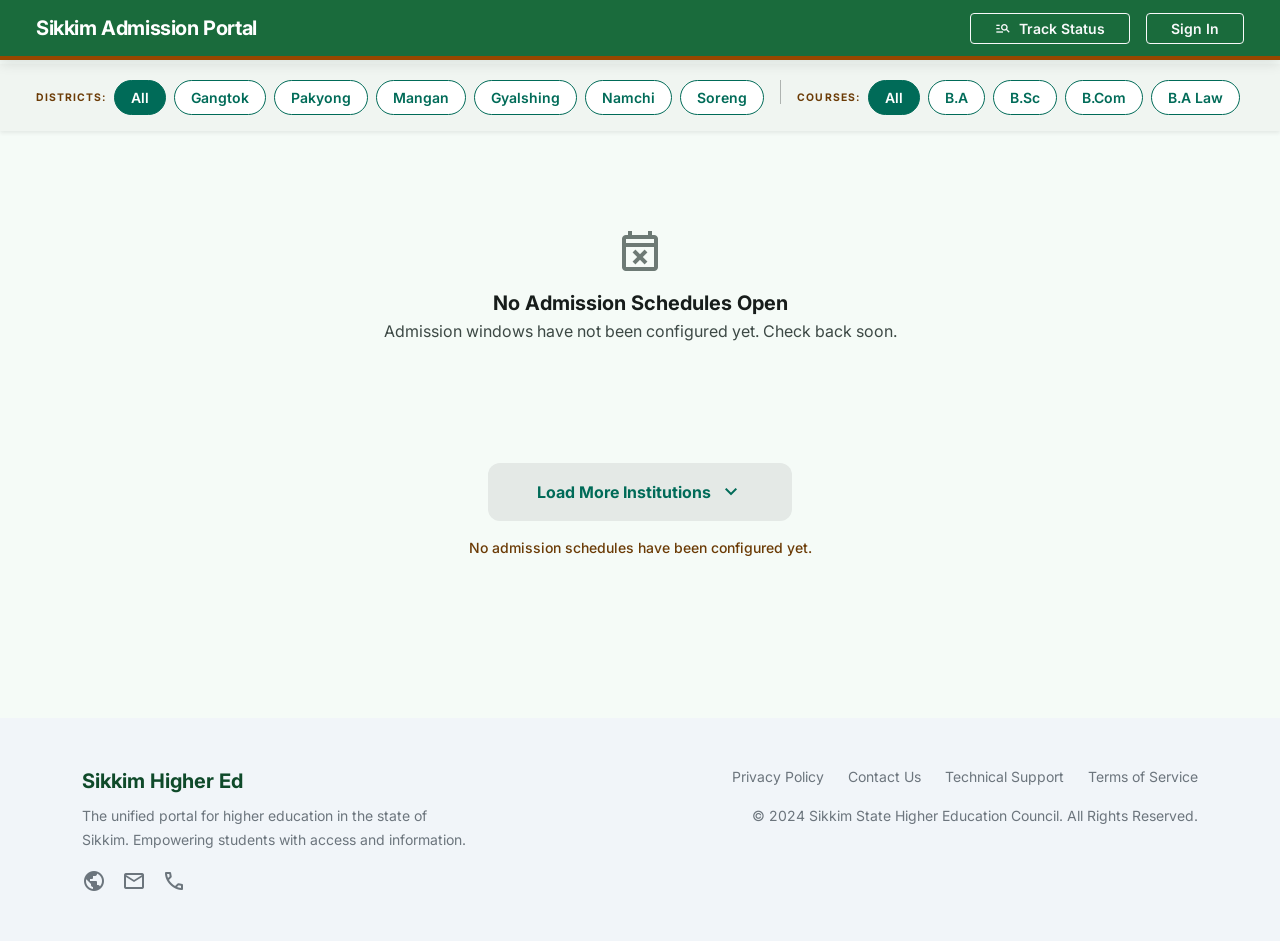
<file: index.html>
<!DOCTYPE html>
<html lang="en">
<head>
    <meta charset="utf-8">
    <meta name="viewport" content="width=device-width, initial-scale=1.0">
    <title>Colleges | Sikkim Higher Education Admission Portal</title>
    <meta name="description" content="Explore premier higher education institutions across Sikkim. Apply online for admissions to government colleges.">

    <!-- Bootstrap 5.3 -->
    <link href="https://cdn.jsdelivr.net/npm/bootstrap@5.3.3/dist/css/bootstrap.min.css" rel="stylesheet">
    <link href="https://cdn.jsdelivr.net/npm/bootstrap-icons@1.11.3/font/bootstrap-icons.css" rel="stylesheet">

    <!-- Google Fonts & Material Icons -->
    <link href="https://fonts.googleapis.com/css2?family=Inter:wght@300;400;500;600;700;800;900&display=swap" rel="stylesheet">
    <link href="https://fonts.googleapis.com/css2?family=Material+Symbols+Outlined:wght,FILL@100..700,0..1&display=swap" rel="stylesheet">

    <!-- Custom CSS -->
    <link href="css/styles.css" rel="stylesheet">
</head>
<body data-page="college-listing" class="bg-surface">

    <!-- ===== TOP NAVBAR ===== -->
    <nav class="navbar navbar-expand-md navbar-dark navbar-portal fixed-top px-3 px-md-4" id="mainNavbar">
        <div class="container-fluid">
            <a class="navbar-brand fw-bold tracking-tight" href="index.html">Sikkim Admission Portal</a>
            <button class="navbar-toggler border-0" type="button" data-bs-toggle="collapse" data-bs-target="#navbarNav">
                <span class="navbar-toggler-icon"></span>
            </button>
            <div class="collapse navbar-collapse" id="navbarNav">
                <ul class="navbar-nav mx-auto gap-1">
                    <!-- <li class="nav-item"><a class="nav-link active fw-semibold" href="#">Institutions</a></li>
                    <li class="nav-item"><a class="nav-link fw-semibold" href="#">Scholarships</a></li>
                    <li class="nav-item"><a class="nav-link fw-semibold" href="#">Guidelines</a></li>
                    <li class="nav-item"><a class="nav-link fw-semibold" href="#">Help Desk</a></li> -->
                </ul>
                <div class="d-flex align-items-center gap-3">
                    <a href="application.html?track=1" class="btn btn-outline-light btn-sm fw-semibold px-4 d-flex align-items-center gap-2">
                        <span class="material-symbols-outlined" style="font-size:16px;">manage_search</span>Track Status
                    </a>
                    <a href="login.html" class="btn btn-outline-light btn-sm fw-semibold px-4 btn-sign-in">Sign In</a>
                </div>
            </div>
        </div>
    </nav>

    <main style="margin-top:64px; padding-bottom:6rem;">

        <!-- ===== HERO BANNER ===== -->
            <!-- <section class="py-5 text-center text-white position-relative overflow-hidden" style="background:linear-gradient(135deg, var(--clr-primary), var(--clr-primary-container)); min-height:220px;">
                <div class="position-absolute top-0 start-0 w-100 h-100" style="opacity:0.1; background-image:url('https://lh3.googleusercontent.com/aida-public/[base64]'); background-size:cover; background-position:center;"></div>
                <div class="container position-relative" style="z-index:10;">
                    <h1 class="display-5 fw-bold mb-2 tracking-tight">Find Your College. Apply Online.</h1>
                    <p class="mb-4 fw-medium" style="color:var(--clr-on-primary-container);">Explore premier higher education institutions across the Himalayan state.</p>
                    <div class="mx-auto" style="max-width:560px;">
                        <div class="input-group input-group-lg shadow-lg rounded-pill overflow-hidden">
                            <span class="input-group-text bg-white border-0 ps-4"><span class="material-symbols-outlined" style="color:var(--clr-primary)">search</span></span>
                            <input type="text" class="form-control border-0 py-3" id="collegeSearch" placeholder="Search by college name, course or city..." style="box-shadow:none;">
                        </div>
                    </div>
                </div>
            </section> -->

        <!-- ===== FILTER BAR ===== -->
        <div class="sticky-top bg-surface-low shadow-sm py-3 px-3 px-md-4" style="top:64px; z-index:40;">
            <div class="container-fluid">
                <div class="d-flex flex-wrap align-items-center gap-3">
                    <!-- District Filters -->
                    <div class="d-flex align-items-center gap-2 filter-group filter-group-district overflow-auto flex-nowrap">
                        <span class="text-uppercase fw-bold small" style="font-size:.65rem; letter-spacing:.1em; color:var(--clr-on-tertiary-fixed-var);">Districts:</span>
                        <button class="filter-pill active" data-value="all">All</button>
                        <button class="filter-pill" data-value="Gangtok">Gangtok</button>
                        <button class="filter-pill" data-value="Pakyong">Pakyong</button>
                        <button class="filter-pill" data-value="Mangan">Mangan</button>
                        <button class="filter-pill" data-value="Gyalshing">Gyalshing</button>
                        <button class="filter-pill" data-value="Namchi">Namchi</button>
                        <button class="filter-pill" data-value="Soreng">Soreng</button>
                    </div>
                    <div class="vr d-none d-md-block" style="height:24px; opacity:.3;"></div>
                    <!-- Course Filters -->
                    <div class="d-flex align-items-center gap-2 filter-group filter-group-stream overflow-auto flex-nowrap">
                        <span class="text-uppercase fw-bold small" style="font-size:.65rem; letter-spacing:.1em; color:var(--clr-on-tertiary-fixed-var);">Courses:</span>
                        <button class="filter-pill active" data-value="all">All</button>
                        <button class="filter-pill" data-value="B.A">B.A</button>
                        <button class="filter-pill" data-value="B.Sc">B.Sc</button>
                        <button class="filter-pill" data-value="B.Com">B.Com</button>
                        <button class="filter-pill" data-value="B.A Law">B.A Law</button>
                    </div>
                </div>
            </div>
        </div>

        <!-- ===== LIVE NOTICES TICKER ===== -->
        <div id="noticeTicker" style="display:none; background:var(--clr-primary); overflow:hidden; border-bottom:2px solid rgba(255,255,255,0.1);">
            <div class="d-flex align-items-stretch" style="height:42px;">
                <div class="d-flex align-items-center gap-2 flex-shrink-0 px-3" style="background:rgba(0,0,0,0.18); font-size:.68rem; font-weight:700; text-transform:uppercase; letter-spacing:.07em; color:#fff; white-space:nowrap; border-right:1px solid rgba(255,255,255,0.18);">
                    <span class="material-symbols-outlined" style="font-size:16px;">campaign</span>Live Notices
                </div>
                <div style="overflow:hidden; flex:1; display:flex; align-items:center; position:relative;">
                    <div id="tickerTrack" style="display:inline-block; white-space:nowrap; animation:ticker-slide 50s linear infinite; color:#fff; font-size:.8rem; padding-left:2rem;"></div>
                </div>
            </div>
        </div>

        <!-- ===== COLLEGE GRID ===== -->
        <div class="container-fluid py-5 px-3 px-md-4">
            <!-- Invalid invite link error (shown only when ?invite= token is not recognised) -->
            <div id="inviteTokenError" class="alert align-items-center gap-3 rounded-3 mb-4" role="alert"
                style="display:none;background:rgba(186,26,26,0.08);border:1px solid rgba(186,26,26,0.2);color:var(--clr-error);">
                <span class="material-symbols-outlined flex-shrink-0">link_off</span>
                <div>
                    <div class="fw-bold">Invalid or Expired Invite Link</div>
                    <div class="small">This invite link is not valid or has expired. Please contact your college for a new link.</div>
                </div>
            </div>

            <div class="row g-4" id="collegeGrid">
                <!-- Cards rendered dynamically by app.js from COLLEGES data -->
            </div>

            <!-- Pagination -->
            <div class="text-center mt-5 pt-4">
                <button class="btn btn-surface px-5 py-3 fw-bold d-inline-flex align-items-center gap-2" id="btnLoadMore">Load More Institutions <span class="material-symbols-outlined">expand_more</span></button>
                <p class="mt-3 small fw-medium" id="collegeShowingCount" style="color:var(--clr-on-tertiary-fixed-var);">Showing 4 of 12 Colleges in Sikkim</p>
            </div>
        </div>
    </main>

    <!-- ===== FOOTER ===== -->
    <footer class="py-5 px-4" style="background:#f1f5f9;">
        <div class="container">
            <div class="row g-4">
                <div class="col-md-6">
                    <span class="fw-bold fs-5" style="color:#0f4a2a;">Sikkim Higher Ed</span>
                    <p class="text-secondary small mt-2 mb-3" style="max-width:24rem; line-height:1.7;">The unified portal for higher education in the state of Sikkim. Empowering students with access and information.</p>
                    <div class="d-flex gap-3">
                        <a href="#" class="text-secondary"><span class="material-symbols-outlined">public</span></a>
                        <a href="#" class="text-secondary"><span class="material-symbols-outlined">mail</span></a>
                        <a href="#" class="text-secondary"><span class="material-symbols-outlined">call</span></a>
                    </div>
                </div>
                <div class="col-md-6 text-md-end">
                    <div class="d-flex flex-wrap justify-content-md-end gap-4 mb-3">
                        <a href="#" class="text-secondary small">Privacy Policy</a>
                        <a href="#" class="text-secondary small">Contact Us</a>
                        <a href="#" class="text-secondary small">Technical Support</a>
                        <a href="#" class="text-secondary small">Terms of Service</a>
                    </div>
                    <span class="text-secondary small">© 2024 Sikkim State Higher Education Council. All Rights Reserved.</span>
                </div>
            </div>
        </div>
    </footer>

    <!-- ===== PUBLIC LIST MODAL ===== -->
    <div class="modal fade" id="publicListModal" tabindex="-1" aria-labelledby="publicListModalLabel" aria-hidden="true">
        <div class="modal-dialog modal-dialog-scrollable modal-lg">
            <div class="modal-content">
                <div class="modal-header" style="background:var(--clr-primary);color:#fff;">
                    <h5 class="modal-title fw-bold d-flex align-items-center gap-2" id="publicListModalLabel">
                        <span class="material-symbols-outlined" id="publicListModalIcon" style="font-size:22px;">format_list_numbered</span>
                        <span id="publicListModalTitle">Student List</span>
                    </h5>
                    <button type="button" class="btn-close btn-close-white" data-bs-dismiss="modal" aria-label="Close"></button>
                </div>
                <div class="modal-body p-0">
                    <!-- Instructions banner -->
                    <div id="publicListInstructions" class="p-4" style="background:rgba(0,107,88,0.06);border-bottom:1px solid rgba(0,107,88,0.15);">
                    </div>
                    <!-- Student table -->
                    <div class="p-4">
                        <p class="fw-semibold mb-2 small text-on-surface-variant" id="publicListSubtitle"></p>
                        <div class="table-responsive">
                            <table class="table table-sm table-hover align-middle" id="publicListTable">
                                <thead style="background:var(--clr-surface-variant);">
                                    <tr>
                                        <th class="fw-bold small">#</th>
                                        <th class="fw-bold small">Application No.</th>
                                        <th class="fw-bold small">Name</th>
                                        <th class="fw-bold small">Course / Program</th>
                                    </tr>
                                </thead>
                                <tbody id="publicListBody"></tbody>
                            </table>
                        </div>
                        <p class="small text-on-surface-variant mt-3 mb-0" id="publicListFootnote"></p>
                    </div>
                </div>
            </div>
        </div>
    </div>

    <!-- jQuery + Bootstrap JS -->
    <script src="https://code.jquery.com/jquery-3.7.1.min.js"></script>
    <script src="https://cdn.jsdelivr.net/npm/bootstrap@5.3.3/dist/js/bootstrap.bundle.min.js"></script>
    <script src="js/app.js"></script>
</body>
</html>
</file>
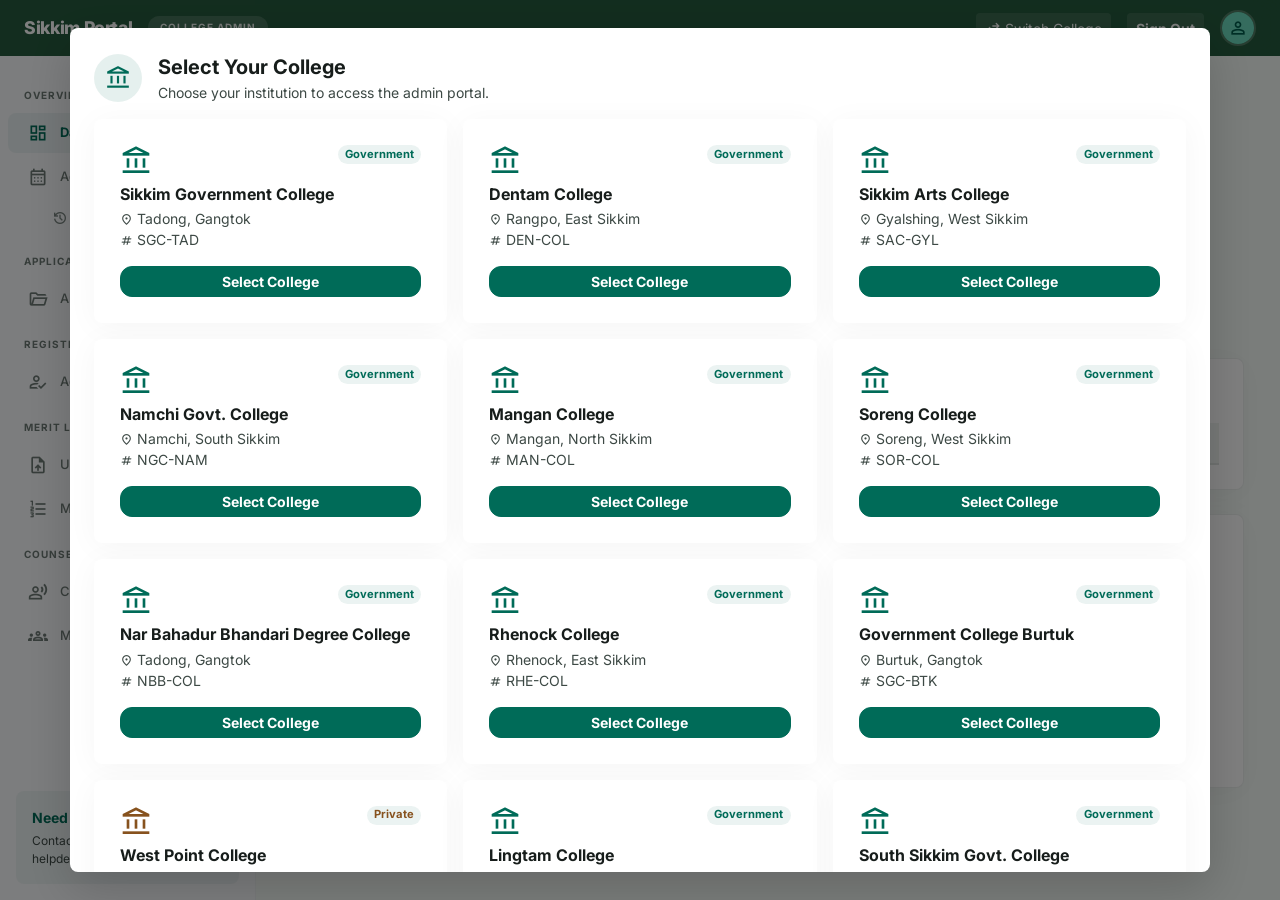
<file: college-admin.html>
<!DOCTYPE html>
<html lang="en">
<head>
    <meta charset="utf-8">
    <meta name="viewport" content="width=device-width, initial-scale=1.0">
    <title>College Admin — Sikkim Higher Education Portal</title>
    <meta name="description" content="College administration dashboard for managing student admissions, registrations, and merit lists.">
    <link href="https://cdn.jsdelivr.net/npm/bootstrap@5.3.3/dist/css/bootstrap.min.css" rel="stylesheet">
    <link href="https://cdn.jsdelivr.net/npm/bootstrap-icons@1.11.3/font/bootstrap-icons.css" rel="stylesheet">
    <link href="https://fonts.googleapis.com/css2?family=Inter:wght@300;400;500;600;700;800;900&display=swap" rel="stylesheet">
    <link href="https://fonts.googleapis.com/css2?family=Material+Symbols+Outlined:wght,FILL@100..700,0..1&display=swap" rel="stylesheet">
    <link href="css/styles.css" rel="stylesheet">
</head>
<body>

<!-- ===== TOP BAR ===== -->
<header class="admin-topbar">
    <div class="d-flex align-items-center gap-3">
        <span class="admin-brand">Sikkim Portal</span>
        <span class="admin-role-badge">College Admin</span>
    </div>
    <div class="d-flex align-items-center gap-3">
        <span class="text-white small fw-semibold d-none d-md-inline" id="adminCollegeName"></span>
        <span class="badge rounded-pill fw-bold d-none d-md-inline" id="activeAdmYearBadge" style="background:rgba(255,255,255,0.18);color:#fff;font-size:.72rem;letter-spacing:.03em;display:none!important;"></span>
        <button class="btn btn-sm text-white d-none d-md-inline-flex align-items-center gap-1" id="btnSwitchCollege" style="background:rgba(255,255,255,0.1);" title="Switch College"><span class="material-symbols-outlined" style="font-size:16px;">swap_horiz</span>Switch College</button>
        <button class="btn btn-sm text-white fw-bold btn-admin-signout" style="background:rgba(255,255,255,0.1);">Sign Out</button>
        <div class="rounded-circle overflow-hidden border border-2" style="width:36px;height:36px;border-color:rgba(255,255,255,0.2)!important;">
            <div class="w-100 h-100 d-flex align-items-center justify-content-center" style="background:var(--clr-primary-container);">
                <span class="material-symbols-outlined" style="font-size:20px;color:var(--clr-on-primary-container);">person</span>
            </div>
        </div>
    </div>
</header>

<!-- ===== SIDEBAR ===== -->
<aside class="sidebar-admin d-none d-md-flex">
    <span class="sidebar-section-label">Overview</span>
    <a href="#" class="sidebar-nav-item active" data-section="section-ca-dashboard"><span class="material-symbols-outlined">dashboard</span>Dashboard</a>
    <a href="#" class="sidebar-nav-item" data-section="section-ca-admission-schedule"><span class="material-symbols-outlined">calendar_month</span>Admission Schedule</a>
    <a href="#" class="sidebar-nav-item sidebar-sub-item" data-section="section-ca-prev-schedules"><span class="material-symbols-outlined">history</span>Previous Years</a>
    <span class="sidebar-section-label">Applications</span>
    <a href="#" class="sidebar-nav-item" data-section="section-ca-all-applications"><span class="material-symbols-outlined">folder_open</span>All Applications</a>
    <span class="sidebar-section-label">Registration</span>
    <a href="#" class="sidebar-nav-item" data-section="section-ca-register-search"><span class="material-symbols-outlined">how_to_reg</span>Admissions</a>
    <span class="sidebar-section-label">Merit Lists</span>
    <a href="#" class="sidebar-nav-item" data-section="section-ca-merit-upload"><span class="material-symbols-outlined">upload_file</span>Upload New</a>
    <a href="#" class="sidebar-nav-item" data-section="section-ca-merit-manage"><span class="material-symbols-outlined">format_list_numbered</span>Manage Lists</a>
    <span class="sidebar-section-label">Counselling</span>
    <a href="#" class="sidebar-nav-item" data-section="section-ca-counselling-upload"><span class="material-symbols-outlined">record_voice_over</span>Create New</a>
    <a href="#" class="sidebar-nav-item" data-section="section-ca-counselling-manage"><span class="material-symbols-outlined">groups</span>Manage</a>
    <div class="mt-auto p-3">
        <div class="p-3 rounded-3" style="background:rgba(0,107,88,0.05);">
            <p class="small mb-1 fw-bold" style="color:var(--clr-primary);">Need Help?</p>
            <p class="mb-0" style="font-size:.75rem;color:var(--clr-on-surface-variant);">Contact EMMIS support at helpdesk@sikkim.edu</p>
        </div>
    </div>
</aside>

<!-- ===== MAIN CONTENT ===== -->
<div class="admin-main" style="margin-left:16rem; padding-top:56px;">

<!-- ╔═══════════════════════════════════╗ -->
<!-- ║   MODAL: COLLEGE PICKER            ║ -->
<!-- ╚═══════════════════════════════════╝ -->
<div class="modal fade" id="collegePickerModal" tabindex="-1" data-bs-backdrop="static" data-bs-keyboard="false" aria-labelledby="collegePickerModalLabel" aria-hidden="true">
    <div class="modal-dialog modal-dialog-scrollable modal-xl modal-dialog-centered">
        <div class="modal-content border-0 shadow-lg">
            <div class="modal-header border-0 pb-0 px-4 pt-4">
                <div class="d-flex align-items-center gap-3">
                    <div class="d-inline-flex align-items-center justify-content-center rounded-circle" style="width:48px;height:48px;background:rgba(0,107,88,0.1);">
                        <span class="material-symbols-outlined" style="font-size:26px;color:var(--clr-primary);">account_balance</span>
                    </div>
                    <div>
                        <h5 class="modal-title fw-bold mb-0" id="collegePickerModalLabel">Select Your College</h5>
                        <p class="text-on-surface-variant small mb-0">Choose your institution to access the admin portal.</p>
                    </div>
                </div>
                <button type="button" class="btn-close ms-auto" id="btnCloseCollegePicker" style="display:none;" data-bs-dismiss="modal" aria-label="Close"></button>
            </div>
            <div class="modal-body px-4 pt-3 pb-4">
                <div class="row g-3" id="collegePickerGrid"></div>
            </div>
        </div>
    </div>
</div>

<!-- ╔═══════════════════════════════════╗ -->
<!-- ║   SECTION: DASHBOARD              ║ -->
<!-- ╚═══════════════════════════════════╝ -->
<section class="ca-section px-3 px-md-4 py-4" id="section-ca-dashboard">
    <div class="container-fluid" style="max-width:1400px;">
        <!-- Header -->
        <div class="d-flex flex-wrap justify-content-between align-items-center mb-4 gap-3">
            <div>
                <h1 class="fs-3 fw-bold tracking-tight mb-1">College Dashboard</h1>
                <p class="text-on-surface-variant mb-0"><span id="dashboardCollegeName"></span> — <span id="dashboardSession">2026</span></p>
            </div>
            <!-- <div class="d-flex gap-2">
                <button class="btn btn-primary px-4 py-2 fw-bold d-flex align-items-center gap-2" id="btnQuickRegister"><span class="material-symbols-outlined" style="font-size:18px;">person_add</span>Register Student</button>
                <button class="btn btn-outline-primary px-4 py-2 fw-bold d-flex align-items-center gap-2" id="btnQuickMerit"><span class="material-symbols-outlined" style="font-size:18px;">upload_file</span>Upload Merit List</button>
            </div> -->
        </div>
        <!-- KPI Cards -->
        <div class="row g-3 mb-4">
            <div class="col-6 col-lg-3">
                <div class="admin-kpi">
                    <div class="d-flex align-items-start justify-content-between mb-3">
                        <div class="kpi-icon" style="background:rgba(0,107,88,0.1);"><span class="material-symbols-outlined" style="color:var(--clr-primary);">description</span></div>
                    </div>
                    <div class="kpi-value" id="kpiTotalApps">0</div>
                    <div class="kpi-label mt-1">Total Applications</div>
                </div>
            </div>
            <div class="col-6 col-lg-3">
                <div class="admin-kpi">
                    <div class="d-flex align-items-start justify-content-between mb-3">
                        <div class="kpi-icon" style="background:rgba(63,102,90,0.1);"><span class="material-symbols-outlined" style="color:var(--clr-secondary);">how_to_reg</span></div>
                    </div>
                    <div class="kpi-value" id="kpiAdmitted">0</div>
                    <div class="kpi-label mt-1">Merit Listed</div>
                </div>
            </div>
            <div class="col-6 col-lg-3">
                <div class="admin-kpi">
                    <div class="d-flex align-items-start justify-content-between mb-3">
                        <div class="kpi-icon" style="background:rgba(135,82,30,0.1);"><span class="material-symbols-outlined" style="color:var(--clr-tertiary);">badge</span></div>
                    </div>
                    <div class="kpi-value" id="kpiRegistered">0</div>
                    <div class="kpi-label mt-1">Registered</div>
                </div>
            </div>
        </div>
        <!-- Course-wise Table -->
        <div class="card p-4 rounded-3 mb-4">
            <h5 class="fw-bold d-flex align-items-center gap-2 mb-3"><span class="material-symbols-outlined" style="color:var(--clr-primary);">table_chart</span>Course-wise Application Stats</h5>
            <div class="table-responsive">
                <table class="data-table">
                    <thead><tr><th>Course</th><th>Applications</th><th>Merit Listed</th><th>Registered</th></tr></thead>
                    <tbody id="courseStatsBody"></tbody>
                </table>
            </div>
        </div>
        <!-- Charts Row -->
        <div class="row g-4">
            <!-- Gender Donut -->
            <div class="col-md-5">
                <div class="card p-4 rounded-3 h-100">
                    <h6 class="fw-bold d-flex align-items-center gap-2 mb-4"><span class="material-symbols-outlined" style="color:var(--clr-primary);font-size:18px;">pie_chart</span>Gender Distribution</h6>
                    <div class="d-flex align-items-center justify-content-center gap-4 flex-wrap">
                        <div class="chart-donut" id="genderDonut">
                            <div class="donut-center">
                                <span class="donut-value" id="kpiTotalApps2">0</span>
                                <span class="donut-label">Total</span>
                            </div>
                        </div>
                        <div>
                            <div class="d-flex align-items-center gap-2 mb-2"><span class="rounded-circle d-inline-block" style="width:12px;height:12px;background:var(--clr-primary);"></span><span class="small fw-semibold">Male: <strong id="genderMaleCount">0</strong></span></div>
                            <div class="d-flex align-items-center gap-2"><span class="rounded-circle d-inline-block" style="width:12px;height:12px;background:var(--clr-tertiary);"></span><span class="small fw-semibold">Female: <strong id="genderFemaleCount">0</strong></span></div>
                        </div>
                    </div>
                </div>
            </div>
            <!-- Community Bars -->
            <div class="col-md-7">
                <div class="card p-4 rounded-3 h-100">
                    <h6 class="fw-bold d-flex align-items-center gap-2 mb-4"><span class="material-symbols-outlined" style="color:var(--clr-primary);font-size:18px;">bar_chart</span>Community-wise Report</h6>
                    <div class="chart-bar-h" id="communityBars"></div>
                </div>
            </div>
        </div>
    </div>
</section>

<!-- ╔═══════════════════════════════════╗ -->
<!-- ║   SECTION: ADMISSION SCHEDULE     ║ -->
<!-- ╚═══════════════════════════════════╝ -->
<section class="ca-section px-3 px-md-4 py-4" id="section-ca-admission-schedule" style="display:none;">
    <div class="container-fluid" style="max-width:1200px;">
        <div class="d-flex flex-wrap justify-content-between align-items-center mb-4 gap-2">
            <div>
                <h2 class="fs-3 fw-bold tracking-tight mb-1">Admission Schedule Configuration</h2>
                <p class="text-on-surface-variant mb-0">Configure the application window, closing date overrides, and notifications for the current admission year.</p>
            </div>
            <span class="badge rounded-pill px-3 py-2 fw-bold fs-6 d-flex align-items-center gap-2" style="background:var(--clr-primary-container);color:var(--clr-on-primary-container);">
                <span class="material-symbols-outlined" style="font-size:16px;">calendar_month</span>
                Admission Year: <span id="cfgYearBadge">—</span>
            </span>
        </div>

        <!-- ─── Session Configuration Card ─── -->
        <div class="card p-4 rounded-3 mb-4">
            <h5 class="fw-bold d-flex align-items-center gap-2 mb-3"><span class="material-symbols-outlined" style="color:var(--clr-primary);">tune</span>Session Configuration</h5>
            <div class="row g-3 mb-3">
                <div class="col-md-4">
                    <label class="form-label fw-bold small">Application Opening Date</label>
                    <input type="date" class="form-control" id="cfgAppOpen">
                </div>
                <div class="col-md-4">
                    <label class="form-label fw-bold small">Application Closing Date</label>
                    <input type="date" class="form-control" id="cfgAppClose">
                    <div class="form-text">The default closing date for all programs.</div>
                </div>
                <div class="col-md-4">
                    <label class="form-label fw-bold small">Prospectus Fee (₹)</label>
                    <input type="number" class="form-control" id="cfgAppFee" min="0" placeholder="e.g., 200">
                    <div class="form-text">Set 0 for free. Applies to this admission year.</div>
                </div>
                <!-- Prospectus -->
                <div class="col-12">
                    <label class="form-label fw-bold small">Prospectus / Information Brochure</label>
                    <div class="input-group">
                        <input type="file" class="form-control" id="cfgProspectusFile" accept=".pdf,.doc,.docx" style="display:none;">
                        <input type="text" class="form-control" id="cfgProspectusName" placeholder="No file uploaded" readonly>
                        <button class="btn btn-outline-secondary fw-bold" type="button" id="btnPickProspectus"><span class="material-symbols-outlined" style="font-size:16px;vertical-align:-3px;">upload_file</span> Upload</button>
                        <button class="btn btn-outline-secondary fw-bold" type="button" id="btnClearProspectus" title="Remove"><span class="material-symbols-outlined" style="font-size:16px;vertical-align:-3px;">close</span></button>
                    </div>
                    <div class="form-text">PDF or Word document. Made available to students as a downloadable link.</div>
                </div>
            </div>
            <div id="scheduleExistsNotice" class="alert align-items-center gap-2 rounded-3 py-2 mb-2" style="display:none;background:rgba(0,107,88,0.07);border:1px solid rgba(0,107,88,0.2);color:var(--clr-primary);font-size:.85rem;">
                <span class="material-symbols-outlined" style="font-size:18px;">info</span>
                A session is already configured for this year. Click <strong>Edit Session</strong> in the card below to modify it.
            </div>
            <div class="d-flex justify-content-end gap-2 pt-2 border-top">
                <button class="btn btn-surface fw-bold px-4" id="btnResetScheduleConfig">Reset</button>
                <button class="btn btn-primary fw-bold px-4 d-flex align-items-center gap-2" id="btnSaveScheduleConfig"><span class="material-symbols-outlined" style="font-size:18px;">save</span>Save Session</button>
            </div>
        </div>

        <!-- ─── Configured Session (notification, overrides & invite links rendered inside) ─── -->
        <div class="card p-4 rounded-3">
            <h5 class="fw-bold d-flex align-items-center gap-2 mb-3"><span class="material-symbols-outlined" style="color:var(--clr-primary);">event_note</span>Configured Session</h5>
            <div id="scheduleCards">
                <div class="text-center py-4 text-on-surface-variant small">No session configured for this year yet. Fill in the form above and save.</div>
            </div>
        </div>
    </div>
</section>

<!-- ╔═══════════════════════════════════════╗ -->
<!-- ║   SECTION: PREVIOUS YEAR SCHEDULES    ║ -->
<!-- ╚═══════════════════════════════════════╝ -->
<section class="ca-section px-3 px-md-4 py-4" id="section-ca-prev-schedules" style="display:none;">
    <div class="container-fluid" style="max-width:1200px;">
        <div class="d-flex flex-wrap justify-content-between align-items-center mb-4 gap-2">
            <div>
                <h2 class="fs-3 fw-bold tracking-tight mb-1">Previous Year Schedules</h2>
                <p class="text-on-surface-variant mb-0">Read-only view of admission sessions from past years.</p>
            </div>
            <a href="#" class="btn btn-outline-primary fw-bold px-4 d-flex align-items-center gap-2 btn-goto-section" data-section="section-ca-admission-schedule">
                <span class="material-symbols-outlined" style="font-size:18px;">calendar_month</span>Current Year
            </a>
        </div>
        <div id="prevSchedulesList"></div>
    </div>
</section>

<!-- ╔═══════════════════════════════════╗ -->
<!-- ║   SECTION: REGISTRATION SEARCH    ║ -->
<!-- ╚═══════════════════════════════════╝ -->
<section class="ca-section px-3 px-md-4 py-4" id="section-ca-register-search" style="display:none;">
    <div class="container-fluid" style="max-width:1100px;">
        <div class="text-center mb-4 pt-4">
            <div class="d-inline-flex align-items-center justify-content-center rounded-circle mb-3" style="width:64px;height:64px;background:rgba(0,107,88,0.1);">
                <span class="material-symbols-outlined fs-2" style="color:var(--clr-primary);">person_search</span>
            </div>
            <h2 class="fs-3 fw-bold tracking-tight mb-2">Admissions</h2>
            <p class="text-on-surface-variant" style="max-width:500px;margin:0 auto;">Search by application number or student name to begin the admission process.</p>
            <div class="mt-2" id="regSessionIndicator" style="display:none;">
                <span class="badge rounded-pill fw-semibold px-3 py-2" id="regSessionBadge" style="background:var(--clr-primary-container);color:var(--clr-on-primary-container);font-size:.8rem;"><span class="material-symbols-outlined align-middle" style="font-size:14px;vertical-align:-2px;">calendar_month</span> Session: <span id="regSessionLabel">—</span></span>
            </div>
            <div class="mt-2" id="regNoSessionNotice" style="display:none;">
                <span class="badge rounded-pill fw-semibold px-3 py-2" style="background:rgba(186,26,26,0.1);color:var(--clr-error);font-size:.8rem;"><span class="material-symbols-outlined align-middle" style="font-size:14px;vertical-align:-2px;">warning</span> No active admission session configured</span>
            </div>
        </div>
        <div class="autocomplete-wrap mx-auto mb-5" style="max-width:600px;">
            <div class="input-group input-group-lg">
                <span class="input-group-text bg-surface-low border-end-0"><span class="material-symbols-outlined text-on-surface-variant">search</span></span>
                <input type="text" class="form-control border-start-0 bg-surface-low reg-search-input" placeholder="Type application no. or student name..." style="border-color:var(--clr-outline-variant);" autocomplete="off">
            </div>
            <div class="autocomplete-dropdown reg-search-dropdown"></div>
        </div>
        <!-- Registered Students List -->
        <div id="registeredStudentsList">
            <h5 class="fw-bold d-flex align-items-center gap-2 mb-3"><span class="material-symbols-outlined" style="color:var(--clr-primary);font-size:20px;">how_to_reg</span>Recently Registered</h5>
            <div class="card p-0 rounded-3 overflow-hidden mb-4" id="registeredTableWrap" style="display:none;">
                <div class="table-responsive">
                    <table class="data-table"><thead><tr><th>App No</th><th>Student Name</th><th>Course</th><th>Roll No</th><th>Stage</th><th>Action</th></tr></thead>
                    <tbody id="registeredBody"></tbody></table>
                </div>
            </div>
            <div id="registeredEmpty" class="text-center py-4">
                <p class="text-on-surface-variant small mb-0">No students registered yet. Search above to start.</p>
            </div>
        </div>
    </div>
</section>

<!-- ╔═══════════════════════════════════╗ -->
<!-- ║   SECTION: REGISTRATION FORM      ║ -->
<!-- ╚═══════════════════════════════════╝ -->
<section class="ca-section px-3 px-md-4 py-4" id="section-ca-register-form" style="display:none;">
    <div class="container-fluid" style="max-width:1100px;">
        <!-- Persistent Search Bar -->
        <div class="autocomplete-wrap mb-4" style="max-width:100%;">
            <div class="input-group">
                <span class="input-group-text bg-surface-low border-end-0"><span class="material-symbols-outlined text-on-surface-variant" style="font-size:18px;">search</span></span>
                <input type="text" class="form-control border-start-0 bg-surface-low reg-search-input" placeholder="Quick search: switch to another student..." style="border-color:var(--clr-outline-variant);font-size:.875rem;" autocomplete="off">
            </div>
            <div class="autocomplete-dropdown reg-search-dropdown"></div>
        </div>

        <!-- Student Header -->
        <div class="card p-4 rounded-3 mb-4">
            <div class="d-flex flex-wrap justify-content-between align-items-center gap-3">
                <div class="d-flex align-items-center gap-3">
                    <div class="rounded-circle d-flex align-items-center justify-content-center" style="width:56px;height:56px;background:var(--clr-primary-container);">
                        <span class="material-symbols-outlined fs-3" style="color:var(--clr-on-primary-container);">person</span>
                    </div>
                    <div>
                        <h4 class="fw-bold mb-0" id="regName">—</h4>
                        <p class="small text-on-surface-variant mb-0"><span id="regAppNo" class="fw-semibold" style="font-family:monospace;color:var(--clr-primary);">—</span> · <span id="regCourse">—</span> · Marks: <span id="regMarks">—</span> · <span id="regGender">—</span> · <span id="regCommunity">—</span></p>
                    </div>
                </div>
                <div class="d-flex gap-2 align-items-center flex-wrap">
                    <span id="regMeritBadges"></span>
                    <span class="badge rounded-pill px-3 py-2 fw-bold" id="regStageBadge">—</span>
                    <button class="btn btn-sm fw-bold align-items-center gap-1" id="btnUnregister" style="display:none;background:rgba(186,26,26,0.1);color:var(--clr-error);border:1px solid rgba(186,26,26,0.25);">
                        <span class="material-symbols-outlined" style="font-size:15px;">person_remove</span>Unregister
                    </button>
                    <button class="btn btn-surface btn-sm fw-bold d-flex align-items-center gap-1" id="btnBackToSearch"><span class="material-symbols-outlined" style="font-size:16px;">arrow_back</span>Back</button>
                </div>
            </div>
        </div>

        <!-- Recommendation Banner -->
        <div id="regRecommendationBanner" class="alert align-items-center gap-3 rounded-3 mb-3 mt-3" role="alert"
            style="display:none;background:rgba(186,26,26,0.07);border:1px solid rgba(186,26,26,0.2);color:var(--clr-error);">
            <span class="material-symbols-outlined flex-shrink-0">star</span>
            <div>
                <div class="fw-bold small">Recommendation / Invite-Only Applicant</div>
                <div class="small" style="opacity:.8;">This student applied through a restricted invite link shared by the college. Handle with priority as per college policy.</div>
            </div>
        </div>

        <!-- Booth Stepper -->
        <div class="py-3 mb-4">
            <div class="booth-stepper">
                <div class="booth-step active" data-booth="1"><span class="material-symbols-outlined booth-icon">verified_user</span>Verification</div>
                <div class="booth-connector" data-after-booth="1"></div>
                <div class="booth-step" data-booth="2"><span class="material-symbols-outlined booth-icon">event_seat</span>Seat Allocation</div>
                <div class="booth-connector" data-after-booth="2"></div>
                <div class="booth-step" data-booth="3"><span class="material-symbols-outlined booth-icon">payments</span>Fee Collection</div>
            </div>
        </div>

        <!-- BOOTH 1: Verification & Registration -->
        <div class="booth-tab" id="booth1">
            <div class="card p-4 p-md-5 rounded-3">
                <h5 class="fw-bold d-flex align-items-center gap-2 mb-4"><span class="material-symbols-outlined" style="color:var(--clr-primary);">fact_check</span>Verification &amp; Registration</h5>

                <!-- Document Pending Alert -->
                <div class="alert d-flex align-items-center gap-2 rounded-3 mb-4" id="docPendingAlert" style="display:none;background:var(--clr-error-container);color:var(--clr-on-error-container);border:1px solid rgba(186,26,26,0.2);">
                    <span class="material-symbols-outlined" style="font-size:20px;">warning</span>
                    <span class="small fw-semibold" id="docPendingText">Some documents are pending verification.</span>
                </div>

                <!-- ── Online Application Details (Read-only) ── -->
                <h6 class="fw-bold d-flex align-items-center gap-2 mb-3"><span class="material-symbols-outlined" style="font-size:18px;color:var(--clr-secondary);">description</span>Online Application Details <span class="badge bg-surface-high rounded-pill text-on-surface-variant" style="font-size:.625rem;">Submitted Data</span></h6>

                <!-- Section: Primary Information (Step 1) -->
                <div class="d-flex align-items-center gap-2 mb-2"><span class="material-symbols-outlined" style="font-size:16px;color:var(--clr-primary);">info</span><span class="small fw-bold text-uppercase" style="font-size:.65rem;letter-spacing:.06em;color:var(--clr-primary);">Primary Information</span></div>
                <div class="p-3 rounded-3 bg-surface-low mb-3">
                    <div class="row g-2">
                        <div class="col-md-3"><p class="mb-0"><span class="small text-on-surface-variant d-block">Application No</span><strong id="roAppNo" style="font-family:monospace;color:var(--clr-primary);">—</strong></p></div>
                        <div class="col-md-3"><p class="mb-0"><span class="small text-on-surface-variant d-block">Class XII Roll No</span><strong id="roRollNo">—</strong></p></div>
                        <div class="col-md-6"><p class="mb-0"><span class="small text-on-surface-variant d-block">Full Name</span><strong id="roName">—</strong></p></div>
                        <div class="col-md-3"><p class="mb-0 mt-2"><span class="small text-on-surface-variant d-block">Board</span><strong id="roBoard">—</strong></p></div>
                        <div class="col-md-3"><p class="mb-0 mt-2"><span class="small text-on-surface-variant d-block">Stream</span><strong id="roStream">—</strong></p></div>
                        <div class="col-md-3"><p class="mb-0 mt-2"><span class="small text-on-surface-variant d-block">Mobile</span><strong id="roMobile">—</strong></p></div>
                        <div class="col-md-3"><p class="mb-0 mt-2"><span class="small text-on-surface-variant d-block">Gender</span><strong id="roGender">—</strong></p></div>
                        <div class="col-md-4"><p class="mb-0 mt-2"><span class="small text-on-surface-variant d-block">Email</span><strong id="roEmail">—</strong></p></div>
                        <div class="col-md-3"><p class="mb-0 mt-2"><span class="small text-on-surface-variant d-block">Category</span><strong id="roCategory">—</strong></p></div>
                        <div class="col-md-3"><p class="mb-0 mt-2"><span class="small text-on-surface-variant d-block">COI / RC / Domicile No</span><strong id="roCOI">—</strong></p></div>
                        <div class="col-md-2"><p class="mb-0 mt-2"><span class="small text-on-surface-variant d-block">PwD</span><strong id="roPWD">—</strong></p></div>
                    </div>
                </div>

                <!-- Section: Personal Details (Step 2) -->
                <div class="d-flex align-items-center gap-2 mb-2"><span class="material-symbols-outlined" style="font-size:16px;color:var(--clr-primary);">person</span><span class="small fw-bold text-uppercase" style="font-size:.65rem;letter-spacing:.06em;color:var(--clr-primary);">Personal Details</span></div>
                <div class="p-3 rounded-3 bg-surface-low mb-3">
                    <div class="row g-2">
                        <div class="col-md-3"><p class="mb-0"><span class="small text-on-surface-variant d-block">Date of Birth</span><strong id="roDob">—</strong></p></div>
                        <div class="col-md-3"><p class="mb-0"><span class="small text-on-surface-variant d-block">Community</span><strong id="roCommunity">—</strong></p></div>
                        <div class="col-md-3"><p class="mb-0"><span class="small text-on-surface-variant d-block">District</span><strong id="roDistrict">—</strong></p></div>
                        <div class="col-md-3"><p class="mb-0"><span class="small text-on-surface-variant d-block">State</span><strong id="roState">—</strong></p></div>
                        <div class="col-md-4"><p class="mb-0 mt-2"><span class="small text-on-surface-variant d-block">Father / Guardian</span><strong id="roFather">—</strong></p></div>
                        <div class="col-md-3"><p class="mb-0 mt-2"><span class="small text-on-surface-variant d-block">Father's Contact</span><strong id="roFatherContact">—</strong></p></div>
                        <div class="col-md-5"><p class="mb-0 mt-2"><span class="small text-on-surface-variant d-block">Mother's Name</span><strong id="roMother">—</strong></p></div>
                        <div class="col-md-3"><p class="mb-0 mt-2"><span class="small text-on-surface-variant d-block">Pincode</span><strong id="roPincode">—</strong></p></div>
                        <div class="col-md-9"><p class="mb-0 mt-2"><span class="small text-on-surface-variant d-block">Permanent Address</span><strong id="roAddress">—</strong></p></div>
                    </div>
                </div>

                <!-- Section: Academic History (Step 3) -->
                <div class="d-flex align-items-center gap-2 mb-2"><span class="material-symbols-outlined" style="font-size:16px;color:var(--clr-primary);">school</span><span class="small fw-bold text-uppercase" style="font-size:.65rem;letter-spacing:.06em;color:var(--clr-primary);">Academic History — Class XII</span></div>
                <div class="p-3 rounded-3 bg-surface-low mb-3">
                    <div class="table-responsive">
                        <table class="table table-sm table-borderless mb-0" style="font-size:.85rem;">
                            <thead><tr class="text-uppercase small fw-bold" style="font-size:.65rem;letter-spacing:.05em;color:var(--clr-secondary);border-bottom:1px solid var(--clr-surface-variant);"><th class="py-2">Subject</th><th class="py-2 text-center">Marks</th><th class="py-2 text-center">Total</th><th class="py-2 text-end">Status</th></tr></thead>
                            <tbody id="roSubjectsBody"></tbody>
                        </table>
                    </div>
                    <div class="d-flex justify-content-end pt-2 border-top mt-2">
                        <span class="fw-bold small" style="color:var(--clr-primary);">Aggregate: <span id="roAggregate">—</span></span>
                    </div>
                </div>

                <!-- Marks Updated Indicator + Edit Toggle -->
                <div id="marksUpdatedBadge" style="display:none;border-left:4px solid var(--clr-error);" class="align-items-start gap-3 rounded-3 p-3 mb-3">
                    <span class="material-symbols-outlined mt-1 flex-shrink-0" style="color:var(--clr-error);font-size:22px;">warning</span>
                    <div class="flex-grow-1">
                        <p class="fw-bold mb-1" style="font-size:.9rem;color:var(--clr-error);">Marks Updated by Admin<span class="upd-date" style="font-weight:400;font-size:.8rem;"></span></p>
                        <p class="mb-0 small" style="color:var(--clr-on-error-container);">The Class XII marks have been corrected by an admin. The updated marks override the student-submitted values and will be used for merit calculation. Verify carefully before registering.</p>
                    </div>
                    <button class="btn btn-sm fw-bold d-flex align-items-center gap-1 flex-shrink-0 btn-edit-marks" type="button" style="background:var(--clr-error);color:#fff;font-size:.78rem;white-space:nowrap;">
                        <span class="material-symbols-outlined" style="font-size:15px;">edit_note</span>Edit Marks
                    </button>
                </div>
                <!-- Edit Marks trigger when no update yet -->
                <div id="btnEditMarksWrap" class="justify-content-end mb-3" style="display:flex;">
                    <button class="btn btn-sm btn-outline-secondary fw-bold d-flex align-items-center gap-1 btn-edit-marks" type="button" style="font-size:.78rem;">
                        <span class="material-symbols-outlined" style="font-size:15px;">edit_note</span>Edit Class XII Marks
                    </button>
                </div>
                <!-- Edit Marks Panel (collapsed by default) -->
                <div id="editMarksPanel" style="display:none;" class="p-3 rounded-3 mb-3" style="border:1px solid var(--clr-outline-variant);background:var(--clr-surface-low);">
                    <p class="small text-on-surface-variant mb-2">Update Class XII marks as per original marksheet. This overrides the student-submitted values.</p>
                    <div class="table-responsive mb-3">
                        <table class="table table-sm table-borderless mb-0" style="font-size:.85rem;">
                            <thead><tr class="text-uppercase small fw-bold" style="font-size:.65rem;letter-spacing:.05em;color:var(--clr-secondary);border-bottom:1px solid var(--clr-surface-variant);">
                                <th class="py-2">Subject</th><th class="py-2 text-center" style="width:110px;">Marks Obt.</th><th class="py-2 text-center" style="width:90px;">Out Of</th>
                            </tr></thead>
                            <tbody id="editMarksBody"></tbody>
                        </table>
                    </div>
                    <div class="d-flex gap-2 justify-content-end pt-2 border-top">
                        <button class="btn btn-sm btn-surface fw-bold" id="btnCancelEditMarks" type="button">Cancel</button>
                        <button class="btn btn-sm btn-primary fw-bold d-flex align-items-center gap-1" id="btnSaveMarks" type="button">
                            <span class="material-symbols-outlined" style="font-size:16px;">save</span>Save Updated Marks
                        </button>
                    </div>
                </div>

                <!-- Section: Course Preferences (Step 4) -->
                <div class="d-flex align-items-center gap-2 mb-2"><span class="material-symbols-outlined" style="font-size:16px;color:var(--clr-primary);">account_balance</span><span class="small fw-bold text-uppercase" style="font-size:.65rem;letter-spacing:.06em;color:var(--clr-primary);">Course Preferences</span></div>
                <div class="p-3 rounded-3 bg-surface-low mb-3">
                    <div class="row g-2">
                        <div class="col-md-4"><p class="mb-0"><span class="small text-on-surface-variant d-block">Course Applied</span><strong id="roCourseApplied">—</strong></p></div>
                        <div class="col-md-4"><p class="mb-0"><span class="small text-on-surface-variant d-block">Marks %</span><strong id="roMarks">—</strong></p></div>
                    </div>
                    <div class="row g-2 mt-1">
                        <div class="col-md-4"><p class="mb-0"><span class="small text-on-surface-variant d-block">Preference 1</span><strong id="roPref1" class="small">—</strong></p></div>
                        <div class="col-md-4"><p class="mb-0"><span class="small text-on-surface-variant d-block">Preference 2</span><strong id="roPref2" class="small">—</strong></p></div>
                        <div class="col-md-4"><p class="mb-0"><span class="small text-on-surface-variant d-block">Preference 3</span><strong id="roPref3" class="small">—</strong></p></div>
                    </div>
                </div>

                <!-- Section: Application Fee Payment (Step 5) -->
                <div class="d-flex align-items-center gap-2 mb-2"><span class="material-symbols-outlined" style="font-size:16px;color:var(--clr-primary);">payments</span><span class="small fw-bold text-uppercase" style="font-size:.65rem;letter-spacing:.06em;color:var(--clr-primary);">Application Fee Payment</span></div>
                <div class="p-3 rounded-3 bg-surface-low mb-4">
                    <div class="row g-2">
                        <div class="col-md-3"><p class="mb-0"><span class="small text-on-surface-variant d-block">Transaction ID</span><strong id="roTxnId" style="font-family:monospace;">—</strong></p></div>
                        <div class="col-md-3"><p class="mb-0"><span class="small text-on-surface-variant d-block">Amount</span><strong id="roFeeAmount">—</strong></p></div>
                        <div class="col-md-3"><p class="mb-0"><span class="small text-on-surface-variant d-block">Status</span><strong id="roFeeStatus">—</strong></p></div>
                        <div class="col-md-3"><p class="mb-0"><span class="small text-on-surface-variant d-block">Payment Method</span><strong id="roPayMethod">—</strong></p></div>
                    </div>
                </div>

                <!-- Corrections Section -->
                <h6 class="fw-bold d-flex align-items-center gap-2 mb-3 pt-3 border-top"><span class="material-symbols-outlined" style="font-size:18px;color:var(--clr-tertiary);">edit_note</span>Corrections <span class="small fw-normal text-on-surface-variant">(Edit only if different from submitted data)</span></h6>
                <div class="row g-3 mb-4">
                    <div class="col-md-6"><label class="form-label">Full Name</label><input type="text" class="form-control" id="regEditName" placeholder="Leave blank if no correction"></div>
                    <div class="col-md-3"><label class="form-label">Date of Birth</label><input type="date" class="form-control" id="regEditDob"></div>
                    <div class="col-md-3"><label class="form-label">Mobile</label><input type="tel" class="form-control" id="regEditMobile" placeholder="Leave blank if same"></div>
                </div>
                <div class="row g-3 mb-4">
                    <div class="col-md-6"><label class="form-label">Father's / Guardian's Name</label><input type="text" class="form-control" id="regEditFather" placeholder="Leave blank if no correction"></div>
                    <div class="col-md-6"><label class="form-label">Address</label><input type="text" class="form-control" id="regEditAddress" placeholder="Leave blank if no correction"></div>
                </div>

                <!-- Documents -->
                <h6 class="fw-bold d-flex align-items-center gap-2 mb-3 pt-3 border-top"><span class="material-symbols-outlined" style="font-size:18px;color:var(--clr-tertiary);">checklist</span>Document Verification Checklist</h6>
                <div class="row g-3 mb-4">
                    <div class="col-md-6"><div class="form-check"><input class="form-check-input doc-check" type="checkbox" id="docMarksheet"><label class="form-check-label small fw-medium" for="docMarksheet">Class XII Marksheet (Original verified)</label></div></div>
                    <div class="col-md-6"><div class="form-check"><input class="form-check-input doc-check" type="checkbox" id="docCommunity"><label class="form-check-label small fw-medium" for="docCommunity">Community Certificate</label></div></div>
                    <div class="col-md-6"><div class="form-check"><input class="form-check-input doc-check" type="checkbox" id="docCOI"><label class="form-check-label small fw-medium" for="docCOI">COI / Domicile Certificate</label></div></div>
                    <div class="col-md-6"><div class="form-check"><input class="form-check-input doc-check" type="checkbox" id="docPhoto"><label class="form-check-label small fw-medium" for="docPhoto">Passport Photo (Physical copy)</label></div></div>
                    <div class="col-md-6"><div class="form-check"><input class="form-check-input doc-check" type="checkbox" id="docTC"><label class="form-check-label small fw-medium" for="docTC">Transfer Certificate</label></div></div>
                    <div class="col-md-6">
                        <label class="form-label small fw-bold">Upload Supporting Documents</label>
                        <div class="upload-zone d-flex align-items-center justify-content-center gap-2 py-3" style="height:auto;">
                            <span class="material-symbols-outlined text-outline">cloud_upload</span>
                            <span class="small text-on-surface-variant">Click to upload (PDF/JPG)</span>
                        </div>
                    </div>
                </div>
                <!-- Verification Remarks -->
                <div class="rounded-3 p-3 mb-1 mt-1" style="border:2px solid var(--clr-tertiary);background:var(--clr-tertiary-container);">
                    <h6 class="fw-bold d-flex align-items-center gap-2 mb-1" style="font-size:.85rem;color:var(--clr-on-tertiary-container);"><span class="material-symbols-outlined" style="font-size:18px;">sticky_note_2</span>Verification Remarks / Notes <span class="fw-normal" style="font-size:.75rem;opacity:.8;">— Visible to admins only</span></h6>
                    <p class="small mb-2" style="color:var(--clr-on-tertiary-container);opacity:.85;">Record reasons why a student may be held back, documents pending, discrepancies found, or any important flag for this application.</p>
                    <textarea class="form-control mb-2" id="regRemarksVerification" rows="3" placeholder="e.g., Marksheet shows 68% but student submitted 72%. Hold pending re-check. COI not produced.…" style="font-size:.875rem;border:1px solid var(--clr-tertiary);"></textarea>
                    <div class="d-flex align-items-center justify-content-between">
                        <span class="small fw-semibold" id="remarksVerificationSavedAt" style="display:none;color:var(--clr-on-tertiary-container);"><span class="material-symbols-outlined" style="font-size:13px;vertical-align:-2px;">check_circle</span> Saved <span class="rmk-time"></span></span>
                        <span class="flex-grow-1"></span>
                        <button class="btn btn-sm fw-bold d-flex align-items-center gap-1" id="btnSaveRemarksVerification" type="button" style="background:var(--clr-tertiary);color:#fff;font-size:.78rem;">
                            <span class="material-symbols-outlined" style="font-size:15px;">save</span>Save Remarks
                        </button>
                    </div>
                </div>
                <div class="d-flex justify-content-end pt-3 border-top">
                    <button class="btn btn-primary px-5 py-2 fw-bold d-flex align-items-center gap-2" id="btnSaveVerification"><span class="material-symbols-outlined" style="font-size:18px;">how_to_reg</span>Register</button>
                </div>
            </div>
        </div>

        <!-- BOOTH 2: Seat Allocation -->
        <div class="booth-tab" id="booth2" style="display:none;">
            <div class="card p-4 p-md-5 rounded-3">
                <h5 class="fw-bold d-flex align-items-center gap-2 mb-4"><span class="material-symbols-outlined" style="color:var(--clr-primary);">event_seat</span>Seat Allocation</h5>
                <div class="row g-3 mb-4">
                    <div class="col-md-6"><label class="form-label">Allocated Course *</label><select class="form-select" id="regAllocCourse"></select></div>
                    <div class="col-md-3"><label class="form-label">College Roll No *</label><input type="text" class="form-control" id="regRollNo"></div>
                    <div class="col-md-3"><label class="form-label">Section / Batch</label><select class="form-select" id="regSection"><option value="A">Section A</option><option value="B">Section B</option><option value="C">Section C</option></select></div>
                </div>
                <h6 class="fw-bold d-flex align-items-center gap-2 mb-3 pt-3 border-top"><span class="material-symbols-outlined" style="font-size:18px;color:var(--clr-secondary);">library_books</span>Subject / Elective Selection</h6>
                <div class="row g-2 mb-3" id="regElectives"></div>
                <!-- MOOCS course name — shown dynamically when MOOCS is checked -->
                <div id="moocsNameWrap" class="mb-4" style="display:none;">
                    <label class="form-label small fw-semibold" style="color:var(--clr-primary);">MOOCS Course Name</label>
                    <input type="text" class="form-control" id="regMoocsName" placeholder="Enter the name of the MOOCS course">
                </div>
                <!-- Minor Subject -->
                <h6 class="fw-bold d-flex align-items-center gap-2 mb-2 pt-2 border-top" style="font-size:.88rem;"><span class="material-symbols-outlined" style="font-size:17px;color:var(--clr-secondary);">subject</span>Minor Subject</h6>
                <div class="mb-4">
                    <input type="text" class="form-control" id="regMinorSubject" placeholder="Enter minor subject (if applicable, leave blank otherwise)">
                </div>
                <!-- Seat Allocation Remarks -->
                <h6 class="fw-bold d-flex align-items-center gap-2 mb-2 pt-3 border-top" style="font-size:.85rem;"><span class="material-symbols-outlined" style="font-size:16px;color:var(--clr-secondary);">comment</span>Remarks / Notes</h6>
                <textarea class="form-control mb-3" id="regRemarksSeat" rows="2" placeholder="Add any notes about seat allocation (optional)…" style="font-size:.875rem;"></textarea>
                <div class="d-flex align-items-center justify-content-end gap-3 pt-3 border-top">
                    <span id="seatLockNotice" class="small fw-semibold d-flex align-items-center gap-1" style="color:var(--clr-error);display:none !important;">
                        <span class="material-symbols-outlined" style="font-size:16px;">lock</span>Complete Verification &amp; Register first
                    </span>
                    <button class="btn btn-primary px-5 py-2 fw-bold d-flex align-items-center gap-2" id="btnSaveSeat"><span class="material-symbols-outlined" style="font-size:18px;">check</span>Confirm Allocation</button>
                </div>
            </div>
        </div>

        <!-- BOOTH 3: Fee Collection -->
        <div class="booth-tab" id="booth3" style="display:none;">
            <div class="card p-4 p-md-5 rounded-3">
                <h5 class="fw-bold d-flex align-items-center gap-2 mb-4"><span class="material-symbols-outlined" style="color:var(--clr-primary);">payments</span>Fee Collection</h5>
                <div class="row g-4 mb-4">
                    <div class="col-md-6">
                        <div class="p-4 rounded-3 bg-surface-low">
                            <p class="small fw-bold text-uppercase mb-3" style="letter-spacing:.05em;color:var(--clr-on-surface-variant);">Fee Breakdown</p>
                            <div class="d-flex justify-content-between mb-2"><span class="small text-on-surface-variant">Tuition Fee</span><span class="small fw-bold" id="regFeeAmount">₹5,000.00</span></div>
                            <div class="d-flex justify-content-between mb-2"><span class="small text-on-surface-variant">Lab / Library Fee</span><span class="small fw-bold">Included</span></div>
                            <div class="pt-2 border-top d-flex justify-content-between"><span class="fw-bold">Total Payable</span><span class="fw-bold fs-5" style="color:var(--clr-primary);" id="regFeeTotal">₹5,000.00</span></div>
                        </div>
                    </div>
                    <div class="col-md-6">
                        <div class="row g-3">
                            <div class="col-12"><label class="form-label">Payment Mode *</label><select class="form-select" id="regPayMode"><option value="">Select Mode</option><option value="Cash">Cash</option><option value="DD">Demand Draft</option><option value="Online">Online Transfer</option><option value="Scholarship">Scholarship / Fee Waiver</option></select></div>
                            <div class="col-12"><label class="form-label">Receipt / Reference No</label><input type="text" class="form-control" id="regReceiptNo" placeholder="Auto-generated if blank"></div>
                        </div>
                    </div>
                </div>
                <!-- Fee Collection Remarks -->
                <h6 class="fw-bold d-flex align-items-center gap-2 mb-2 pt-3 border-top" style="font-size:.85rem;"><span class="material-symbols-outlined" style="font-size:16px;color:var(--clr-secondary);">comment</span>Remarks / Notes</h6>
                <textarea class="form-control mb-3" id="regRemarksFee" rows="2" placeholder="Add any notes about fee collection (optional)…" style="font-size:.875rem;"></textarea>
                <div class="d-flex align-items-center justify-content-end gap-3 pt-3 border-top">
                    <span id="feeLockNotice" class="small fw-semibold d-flex align-items-center gap-1" style="color:var(--clr-error);display:none !important;">
                        <span class="material-symbols-outlined" style="font-size:16px;">lock</span>Confirm Seat Allocation first
                    </span>
                    <button class="btn btn-primary px-5 py-2 fw-bold d-flex align-items-center gap-2" id="btnSaveFee"><span class="material-symbols-outlined" style="font-size:18px;">receipt_long</span>Collect Fee & Generate Receipt</button>
                </div>
                <!-- Receipt (hidden until fee collected) -->
                <div id="receiptSection" style="display:none;" class="mt-4 pt-4 border-top">
                    <div class="print-receipt p-4 border rounded-3">
                        <div class="receipt-header">
                            <h5 class="fw-bold mb-1">Sikkim Government College, Burtuk</h5>
                            <p class="small text-on-surface-variant mb-2">Fee Receipt</p>
                            <span class="material-symbols-outlined filled" style="font-size:48px;color:var(--clr-primary);font-variation-settings:'FILL' 1;">check_circle</span>
                        </div>
                        <div class="py-3">
                            <div class="receipt-row"><span class="label">Student Name</span><span class="value" id="rcptName">—</span></div>
                            <div class="receipt-row"><span class="label">Application No</span><span class="value" id="rcptAppNo">—</span></div>
                            <div class="receipt-row"><span class="label">Roll No</span><span class="value" id="rcptRollNo">—</span></div>
                            <div class="receipt-row"><span class="label">Course</span><span class="value" id="rcptCourse">—</span></div>
                            <div class="receipt-row"><span class="label">Payment Mode</span><span class="value" id="rcptMode">—</span></div>
                            <div class="receipt-row"><span class="label">Receipt No</span><span class="value" id="rcptNo">—</span></div>
                            <div class="receipt-row"><span class="label">Date</span><span class="value" id="rcptDate">—</span></div>
                            <div class="receipt-row receipt-total"><span class="label">Amount Paid</span><span class="value" style="color:var(--clr-primary);" id="rcptAmount">—</span></div>
                        </div>
                    </div>
                    <div class="text-center mt-3">
                        <button class="btn btn-outline-primary px-4 py-2 fw-bold d-flex align-items-center gap-2 mx-auto" id="btnPrintReceipt"><span class="material-symbols-outlined">print</span>Print Receipt</button>
                    </div>
                </div>
            </div>
        </div>
    </div>
</section>

<!-- ╔═══════════════════════════════════╗ -->
<!-- ║   SECTION: MERIT LIST UPLOAD      ║ -->
<!-- ╚═══════════════════════════════════╝ -->
<section class="ca-section px-3 px-md-4 py-4" id="section-ca-merit-upload" style="display:none;">
    <div class="container-fluid" style="max-width:900px;">
        <h2 class="fs-3 fw-bold tracking-tight mb-1">Upload Merit List</h2>
        <p class="text-on-surface-variant mb-4">Paste application IDs to create a merit list linked to the active admission year.</p>
        <div class="card p-4 p-md-5 rounded-3">
            <div class="row g-3 mb-4">
                <div class="col-md-5">
                    <label class="form-label fw-bold small">Merit List Name *</label>
                    <input type="text" class="form-control" id="mlUploadName" placeholder="e.g., First Merit List">
                </div>
                <div class="col-md-3">
                    <label class="form-label fw-bold small">Admission Year</label>
                    <div class="form-control bg-surface-low text-on-surface-variant fw-semibold" id="mlActiveYearDisplay" style="cursor:default;">—</div>
                    <div class="form-text">Auto-set to active admission year.</div>
                </div>
                <div class="col-md-4">
                    <label class="form-label fw-bold small">Date of Publication *</label>
                    <input type="date" class="form-control" id="mlUploadDate">
                </div>
                <div class="col-md-4">
                    <label class="form-label fw-bold small">Admission Start Date *</label>
                    <input type="date" class="form-control" id="mlAdmStart">
                    <div class="form-text">When admission/registration opens for this list.</div>
                </div>
                <div class="col-md-4">
                    <label class="form-label fw-bold small">Admission End Date *</label>
                    <input type="date" class="form-control" id="mlAdmEnd">
                    <div class="form-text">Last day to complete registration/fee.</div>
                </div>
                <div class="col-md-4 d-flex align-items-end">
                    <div class="form-check form-switch ms-1">
                        <input class="form-check-input" type="checkbox" id="mlPublished" role="switch" checked>
                        <label class="form-check-label fw-bold small" for="mlPublished">Publish Immediately</label>
                        <div class="form-text mt-0">Show on public listing now.</div>
                    </div>
                </div>
                <div class="col-md-4">
                    <label class="form-label fw-bold small">Program *</label>
                    <select class="form-select" id="mlUploadProgram">
                        <option value="">— Select Program —</option>
                        <option value="B.Com">B.Com</option>
                        <option value="B.A">B.A</option>
                        <option value="B.Sc">B.Sc</option>
                    </select>
                </div>
                <div class="col-md-4">
                    <label class="form-label fw-bold small">Course *</label>
                    <select class="form-select" id="mlUploadCourse" disabled>
                        <option value="">— Select Program First —</option>
                    </select>
                </div>
            </div>

            <!-- Application ID paste area -->
            <div class="mb-3">
                <label class="form-label fw-bold small d-flex align-items-center gap-2">
                    <span class="material-symbols-outlined" style="font-size:18px;color:var(--clr-primary);">content_paste</span>
                    Paste Application IDs *
                </label>
                <p class="small text-on-surface-variant mb-2">Enter one Application ID per line, or separate them with commas. e.g. <code>SK-2026-NBB-00001</code></p>
                <textarea class="form-control font-monospace" id="mlPasteIds" rows="8"
                    placeholder="SK-2026-NBB-00001&#10;SK-2026-NBB-00005&#10;SK-2026-NBB-00009&#10;..."
                    style="font-size:.82rem;line-height:1.7;"></textarea>
                <div class="d-flex justify-content-end mt-2">
                    <button class="btn btn-outline-primary btn-sm fw-bold d-flex align-items-center gap-1" id="btnPreviewMerit">
                        <span class="material-symbols-outlined" style="font-size:16px;">fact_check</span>Preview
                    </button>
                </div>
            </div>

            <!-- Preview area -->
            <div id="mlPreviewArea" style="display:none;" class="mb-4">
                <div class="d-flex align-items-center gap-3 mb-3">
                    <h6 class="fw-bold small mb-0 d-flex align-items-center gap-2"><span class="material-symbols-outlined" style="font-size:18px;color:var(--clr-primary);">fact_check</span>Preview</h6>
                    <span class="badge rounded-pill px-2 py-1" style="background:var(--clr-primary-container);color:var(--clr-on-primary-container);" id="mlPreviewMatchCount">0 matched</span>
                    <span class="badge rounded-pill px-2 py-1" id="mlPreviewUnmatchBadge" style="background:rgba(186,26,26,0.1);color:var(--clr-error);display:none;"><span id="mlPreviewUnmatchCount">0</span> not found</span>
                </div>
                <div class="table-responsive" style="max-height:300px;overflow-y:auto;">
                    <table class="data-table">
                        <thead><tr><th>#</th><th>Application ID</th><th>Student Name</th><th>Marks</th><th>Status</th></tr></thead>
                        <tbody id="mlPreviewBody"></tbody>
                    </table>
                </div>
            </div>

            <div class="d-flex justify-content-end gap-3">
                <button class="btn btn-surface px-4 py-2 fw-bold" id="btnCancelMeritUpload">Cancel</button>
                <button class="btn btn-primary px-5 py-2 fw-bold d-flex align-items-center gap-2" id="btnUploadMerit" style="display:none;"><span class="material-symbols-outlined" style="font-size:18px;">save</span>Save Merit List</button>
            </div>
        </div>
    </div>
</section>

<!-- ╔═══════════════════════════════════╗ -->
<!-- ║   SECTION: MERIT LIST MANAGE      ║ -->
<!-- ╚═══════════════════════════════════╝ -->
<section class="ca-section px-3 px-md-4 py-4" id="section-ca-merit-manage" style="display:none;">
    <div class="container-fluid" style="max-width:1200px;">
        <div class="mb-4">
            <h2 class="fs-3 fw-bold tracking-tight mb-1">Merit Lists</h2>
            <p class="text-on-surface-variant mb-0">Upload &amp; manage offline-prepared merit lists linked to online applications.</p>
        </div>

        <!-- Merit List Filters -->
        <div class="card p-3 rounded-3 mb-4">
            <div class="d-flex flex-wrap gap-3 align-items-end">
                <div>
                    <label class="form-label fw-bold small mb-1">Admission Year</label>
                    <select class="form-select form-select-sm" id="mlFilterYear" style="min-width:150px;">
                        <option value="all">All Years</option>
                    </select>
                </div>
                <div>
                    <label class="form-label fw-bold small mb-1">Program</label>
                    <select class="form-select form-select-sm" id="mlFilterProgram" style="min-width:160px;">
                        <option value="all">All Programs</option>
                        <option value="B.Com">B.Com</option>
                        <option value="B.A">B.A</option>
                        <option value="B.Sc">B.Sc</option>
                    </select>
                </div>
                <p class="small fw-semibold mb-0 text-on-surface-variant" id="mlManageCount"></p>
            </div>
        </div>

        <div class="row g-4" id="meritListCards"></div>
    </div>
</section>

<!-- ╔═══════════════════════════════════╗ -->
<!-- ║   SECTION: MERIT LIST DETAIL      ║ -->
<!-- ╚═══════════════════════════════════╝ -->
<section class="ca-section px-3 px-md-4 py-4" id="section-ca-merit-detail" style="display:none;">
    <div class="container-fluid" style="max-width:1300px;">
        <button class="btn btn-link fw-bold text-decoration-none d-flex align-items-center gap-1 mb-3 p-0" id="btnBackToMeritList" style="color:var(--clr-primary);"><span class="material-symbols-outlined" style="font-size:18px;">arrow_back</span>Back to Merit Lists</button>
        <div class="d-flex flex-wrap justify-content-between align-items-start mb-4 gap-3">
            <div>
                <h2 class="fs-3 fw-bold tracking-tight mb-1" id="mlDetailName">—</h2>
                <p class="text-on-surface-variant mb-0">Session: <span id="mlDetailSession" class="fw-semibold" style="color:var(--clr-primary);">—</span> &nbsp;·&nbsp; Program: <span id="mlDetailProgram" class="fw-semibold">—</span> &nbsp;·&nbsp; Published: <span id="mlDetailDate">—</span> &nbsp;·&nbsp; <span id="mlDetailTotal">0</span> entries</p>
            </div>
            <button class="btn btn-error btn-sm px-3 py-2 fw-bold d-flex align-items-center gap-1" id="btnDeleteMeritList" data-ml-id=""><span class="material-symbols-outlined" style="font-size:16px;">delete</span>Delete List</button>
            <button class="btn btn-sm px-3 py-2 fw-bold d-flex align-items-center gap-1" id="btnToggleMlPublish" data-ml-id=""><span class="material-symbols-outlined" style="font-size:16px;">publish</span>Publish</button>
        </div>
        <!-- Summary Cards -->
        <div class="row g-3 mb-4">
            <div class="col-6 col-md-3">
                <div class="card p-3 rounded-3 text-center">
                    <p class="fs-4 fw-bold mb-0" id="mlSummaryTotal">0</p>
                    <p class="small text-on-surface-variant mb-0">Total Entries</p>
                </div>
            </div>
            <div class="col-6 col-md-3">
                <div class="card p-3 rounded-3 text-center">
                    <p class="fs-4 fw-bold mb-0" id="mlSummaryMatched" style="color:var(--clr-primary);">0</p>
                    <p class="small text-on-surface-variant mb-0">Matched</p>
                </div>
            </div>
            <div class="col-6 col-md-3">
                <div class="card p-3 rounded-3 text-center">
                    <p class="fs-4 fw-bold mb-0" id="mlSummaryUnmatched" style="color:var(--clr-error);">0</p>
                    <p class="small text-on-surface-variant mb-0">Not Found</p>
                </div>
            </div>
            <div class="col-6 col-md-3">
                <div class="card p-3 rounded-3 text-center">
                    <p class="fs-4 fw-bold mb-0" id="mlSummaryRegistered" style="color:var(--clr-tertiary);">0</p>
                    <p class="small text-on-surface-variant mb-0">Registered</p>
                </div>
            </div>
        </div>
        <!-- Entries Table -->
        <div class="card p-4 rounded-3">
            <!-- Search & Filter bar -->
            <div class="d-flex flex-wrap gap-3 align-items-end mb-3">
                <div class="flex-grow-1" style="min-width:200px;max-width:340px;">
                    <div class="input-group">
                        <span class="input-group-text bg-surface-low border-end-0"><span class="material-symbols-outlined text-on-surface-variant" style="font-size:18px;">search</span></span>
                        <input type="text" class="form-control border-start-0 bg-surface-low" id="mlDetailSearch" placeholder="Search name or App No…" style="border-color:var(--clr-outline-variant);font-size:.875rem;" autocomplete="off">
                    </div>
                </div>
                <div>
                    <select class="form-select form-select-sm" id="mlDetailFilterProgram" style="min-width:200px;">
                        <option value="all">All Programs</option>
                        <option value="B.Com (Hons)">B.Com (Hons)</option>
                        <option value="B.A. Political Science">B.A. Political Science</option>
                        <option value="B.Sc. Physics">B.Sc. Physics</option>
                        <option value="B.A. English (Hons)">B.A. English (Hons)</option>
                    </select>
                </div>
                <div>
                    <select class="form-select form-select-sm" id="mlDetailFilterLinked" style="min-width:140px;">
                        <option value="all">All Status</option>
                        <option value="linked">Linked Only</option>
                        <option value="notfound">Not Found Only</option>
                        <option value="registered">Registered</option>
                    </select>
                </div>
                <p class="small fw-semibold mb-0 text-on-surface-variant" id="mlDetailCount"></p>
            </div>
            <div class="table-responsive">
                <table class="data-table">
                    <thead><tr><th>#</th><th>Application ID</th><th>Student Name</th><th>Marks</th><th>Program</th><th>Course</th><th>Linked</th><th>Registration</th></tr></thead>
                    <tbody id="mlDetailBody"></tbody>
                </table>
            </div>
            <div id="mlDetailEmpty" class="text-center py-4" style="display:none;">
                <p class="text-on-surface-variant small mb-0">No entries match the current filters.</p>
            </div>
        </div>
    </div>
</section>

<!-- ╔═══════════════════════════════════╗ -->
<!-- ║   SECTION: ALL APPLICATIONS       ║ -->
<!-- ╚═══════════════════════════════════╝ -->
<section class="ca-section px-3 px-md-4 py-4" id="section-ca-all-applications" style="display:none;">
    <div class="container-fluid" style="max-width:1400px;">

        <!-- Page Header -->
        <div class="d-flex flex-wrap justify-content-between align-items-center mb-4 gap-3">
            <div>
                <h2 class="fs-3 fw-bold tracking-tight mb-1">All Applications</h2>
                <p class="text-on-surface-variant mb-0">Search and manage applications across all sessions. Click <strong>View →</strong> on any row to open the registration workflow.</p>
            </div>
            <button class="btn btn-outline-primary fw-bold px-4 py-2 d-flex align-items-center gap-2" id="btnExportApps" data-bs-toggle="modal" data-bs-target="#exportAppsModal">
                <span class="material-symbols-outlined" style="font-size:18px;">download</span>Export CSV
            </button>
        </div>

        <!-- Filter Card -->
        <div class="card p-3 p-md-4 rounded-3 mb-4">
            <div class="row g-3 align-items-end">
                <div class="col-6 col-md-2">
                    <label class="form-label fw-bold small mb-1">Admission Year</label>
                    <select class="form-select form-select-sm" id="filterSession">
                        <option value="all">All Years</option>
                        <option value="2026">2026</option>
                        <option value="2027">2027</option>
                        <option value="2025">2025</option>
                        <option value="2024">2024</option>
                    </select>
                </div>
                <div class="col-6 col-md-2">
                    <label class="form-label fw-bold small mb-1">Program</label>
                    <select class="form-select form-select-sm" id="filterCourse">
                        <option value="all">All Programs</option>
                        <option value="bcom">B.Com (Hons)</option>
                        <option value="ba-polsci">B.A. Political Science</option>
                        <option value="bsc-phy">B.Sc. Physics</option>
                        <option value="ba-eng">B.A. English (Hons)</option>
                    </select>
                </div>
                <div class="col-6 col-md-2">
                    <label class="form-label fw-bold small mb-1">Status</label>
                    <select class="form-select form-select-sm" id="filterStatus">
                        <option value="all">All Status</option>
                        <option value="applied">Applied</option>
                        <option value="merit-listed">Merit Listed</option>
                        <option value="verified">Verified</option>
                        <option value="registered">Seat Allotted</option>
                        <option value="completed">Fee Collected</option>
                    </select>
                </div>
                <div class="col-6 col-md-2">
                    <label class="form-label fw-bold small mb-1">Gender</label>
                    <select class="form-select form-select-sm" id="filterGender">
                        <option value="all">All Genders</option>
                        <option value="male">Male</option>
                        <option value="female">Female</option>
                    </select>
                </div>
                <div class="col-6 col-md-2">
                    <label class="form-label fw-bold small mb-1">Community</label>
                    <select class="form-select form-select-sm" id="filterCommunity">
                        <option value="all">All Categories</option>
                        <option value="ST">ST</option>
                        <option value="SC">SC</option>
                        <option value="OBC">OBC</option>
                        <option value="General">General</option>
                    </select>
                </div>
                <div class="col-6 col-md-2">
                    <label class="form-label fw-bold small mb-1">Board</label>
                    <select class="form-select form-select-sm" id="filterBoard">
                        <option value="all">All Boards</option>
                        <option value="CBSE">CBSE</option>
                        <option value="ICSE">ICSE</option>
                        <option value="Sikkim Board">Sikkim Board</option>
                    </select>
                </div>
                <div class="col-md-4">
                    <label class="form-label fw-bold small mb-1">Search</label>
                    <div class="input-group input-group-sm">
                        <span class="input-group-text bg-surface-low border-end-0"><span class="material-symbols-outlined" style="font-size:16px;color:var(--clr-on-surface-variant);">search</span></span>
                        <input type="text" class="form-control border-start-0 bg-surface-low" id="filterSearch" placeholder="Name, App No or Roll No…" style="border-color:var(--clr-outline-variant);">
                    </div>
                </div>
                <div class="col-6 col-md-2">
                    <label class="form-label fw-bold small mb-1">District</label>
                    <select class="form-select form-select-sm" id="filterDistrict">
                        <option value="all">All Districts</option>
                        <option value="Gangtok">Gangtok</option>
                        <option value="Pakyong">Pakyong</option>
                        <option value="Mangan">Mangan</option>
                        <option value="Gyalshing">Gyalshing</option>
                        <option value="Namchi">Namchi</option>
                        <option value="Soreng">Soreng</option>
                    </select>
                </div>
                <div class="col-6 col-md-2">
                    <label class="form-label fw-bold small mb-1">Marks</label>
                    <select class="form-select form-select-sm" id="filterMarksUpdated">
                        <option value="all">All</option>
                        <option value="updated">Marks Updated</option>
                        <option value="original">Original Only</option>
                    </select>
                </div>
                <div class="col-6 col-md-auto d-flex align-items-end">
                    <button class="btn btn-surface btn-sm fw-bold px-3 py-2 d-flex align-items-center gap-1 w-100 justify-content-center" id="btnClearFilters">
                        <span class="material-symbols-outlined" style="font-size:16px;">filter_alt_off</span>Clear Filters
                    </button>
                </div>
            </div>
        </div>

        <!-- View Tabs + Result Count -->
        <div class="d-flex flex-wrap align-items-center justify-content-between mb-3 gap-3">
            <div class="d-flex gap-1 flex-wrap" role="group">
                <button class="btn btn-primary btn-sm fw-bold px-3 py-2 app-view-tab active" data-view="all">
                    <span class="material-symbols-outlined" style="font-size:14px;vertical-align:-2px;">description</span>
                    All Applications <span class="badge ms-1 rounded-pill" style="background:rgba(255,255,255,0.25);" id="tabCountAll">0</span>
                </button>
                <button class="btn btn-outline-primary btn-sm fw-bold px-3 py-2 app-view-tab" data-view="merit">
                    <span class="material-symbols-outlined" style="font-size:14px;vertical-align:-2px;">format_list_numbered</span>
                    Merit Listed <span class="badge ms-1 rounded-pill" id="tabCountMerit">0</span>
                </button>
                <button class="btn btn-outline-primary btn-sm fw-bold px-3 py-2 app-view-tab" data-view="registered">
                    <span class="material-symbols-outlined" style="font-size:14px;vertical-align:-2px;">how_to_reg</span>
                    Registered <span class="badge ms-1 rounded-pill" id="tabCountReg">0</span>
                </button>
                <button class="btn btn-outline-primary btn-sm fw-bold px-3 py-2 app-view-tab" data-view="recommendation">
                    <span class="material-symbols-outlined" style="font-size:14px;vertical-align:-2px;">star</span>
                    Recommendations <span class="badge ms-1 rounded-pill" id="tabCountRec">0</span>
                </button>
            </div>
            <p class="small fw-semibold mb-0 text-on-surface-variant" id="appsResultCount"></p>
        </div>

        <!-- Applications Table -->
        <div class="card p-0 rounded-3 overflow-hidden">
            <div class="table-responsive" id="allAppsTableWrap">
                <table class="data-table">
                    <thead>
                        <tr>
                            <th>#</th>
                            <th>App No</th>
                            <th>Candidate</th>
                            <th>Program</th>
                            <th>Preferences / Allotment</th>
                            <th class="text-center">Marks</th>
                            <th>Gender</th>
                            <th>Category</th>
                            <th>Merit List</th>
                            <th>Documents</th>
                            <th>Status</th>
                            <th style="width:80px;"></th>
                        </tr>
                    </thead>
                    <tbody id="allAppsBody"></tbody>
                </table>
            </div>
            <div id="allAppsEmpty" class="text-center py-5" style="display:none;">
                <span class="material-symbols-outlined d-block mb-2" style="font-size:40px;color:var(--clr-outline-variant);">search_off</span>
                <p class="text-on-surface-variant fw-semibold mb-0">No applications match the selected filters.</p>
            </div>
        </div>

    </div>
</section>

</div><!-- end admin-main -->

<!-- ╔═══════════════════════════════════════╗ -->
<!-- ║   SECTION: COUNSELLING UPLOAD         ║ -->
<!-- ╚═══════════════════════════════════════╝ -->
<section class="ca-section px-3 px-md-4 py-4" id="section-ca-counselling-upload" style="display:none;">
    <div class="container-fluid" style="max-width:900px;">
        <h2 class="fs-3 fw-bold tracking-tight mb-1">Create Counselling Session</h2>
        <p class="text-on-surface-variant mb-4">Paste application IDs of candidates not selected in merit list to invite them for counselling.</p>
        <div class="card p-4 p-md-5 rounded-3">
            <div class="row g-3 mb-4">
                <div class="col-md-5">
                    <label class="form-label fw-bold small">Session Name *</label>
                    <input type="text" class="form-control" id="csUploadName" placeholder="e.g., First Counselling Round">
                </div>
                <div class="col-md-3">
                    <label class="form-label fw-bold small">Admission Year</label>
                    <div class="form-control bg-surface-low text-on-surface-variant fw-semibold" id="csActiveYearDisplay" style="cursor:default;">—</div>
                    <div class="form-text">Auto-set to active admission year.</div>
                </div>
                <div class="col-md-4">
                    <label class="form-label fw-bold small">Date of Publication *</label>
                    <input type="date" class="form-control" id="csUploadDate">
                </div>
                <div class="col-md-4">
                    <label class="form-label fw-bold small">Counselling Start Date *</label>
                    <input type="date" class="form-control" id="csCounsellingStart">
                    <div class="form-text">When counselling begins.</div>
                </div>
                <div class="col-md-4">
                    <label class="form-label fw-bold small">Counselling End Date *</label>
                    <input type="date" class="form-control" id="csCounsellingEnd">
                    <div class="form-text">Last day of counselling.</div>
                </div>
                <div class="col-md-4 d-flex align-items-end">
                    <div class="form-check form-switch ms-1">
                        <input class="form-check-input" type="checkbox" id="csPublished" role="switch" checked>
                        <label class="form-check-label fw-bold small" for="csPublished">Publish Immediately</label>
                        <div class="form-text mt-0">Show on public listing now.</div>
                    </div>
                </div>
            </div>

            <!-- Application ID paste area -->
            <div class="mb-3">
                <label class="form-label fw-bold small d-flex align-items-center gap-2">
                    <span class="material-symbols-outlined" style="font-size:18px;color:var(--clr-primary);">content_paste</span>
                    Paste Application IDs *
                </label>
                <p class="small text-on-surface-variant mb-2">Enter one Application ID per line, or separate them with commas. e.g. <code>SK-2026-NBB-00001</code></p>
                <textarea class="form-control font-monospace" id="csPasteIds" rows="8"
                    placeholder="SK-2026-NBB-00001&#10;SK-2026-NBB-00005&#10;SK-2026-NBB-00009&#10;..."
                    style="font-size:.82rem;line-height:1.7;"></textarea>
                <div class="d-flex justify-content-end mt-2">
                    <button class="btn btn-outline-primary btn-sm fw-bold d-flex align-items-center gap-1" id="btnPreviewCounselling">
                        <span class="material-symbols-outlined" style="font-size:16px;">fact_check</span>Preview
                    </button>
                </div>
            </div>

            <!-- Preview area -->
            <div id="csPreviewArea" style="display:none;" class="mb-4">
                <div class="d-flex align-items-center gap-3 mb-3">
                    <h6 class="fw-bold small mb-0 d-flex align-items-center gap-2"><span class="material-symbols-outlined" style="font-size:18px;color:var(--clr-primary);">fact_check</span>Preview</h6>
                    <span class="badge rounded-pill px-2 py-1" style="background:var(--clr-primary-container);color:var(--clr-on-primary-container);" id="csPreviewMatchCount">0 matched</span>
                    <span class="badge rounded-pill px-2 py-1" id="csPreviewUnmatchBadge" style="background:rgba(186,26,26,0.1);color:var(--clr-error);display:none;"><span id="csPreviewUnmatchCount">0</span> not found</span>
                </div>
                <div class="table-responsive" style="max-height:300px;overflow-y:auto;">
                    <table class="data-table">
                        <thead><tr><th>#</th><th>Application ID</th><th>Student Name</th><th>Marks</th><th>Status</th></tr></thead>
                        <tbody id="csPreviewBody"></tbody>
                    </table>
                </div>
            </div>

            <div class="d-flex justify-content-end gap-3">
                <button class="btn btn-surface px-4 py-2 fw-bold" id="btnCancelCounselling">Cancel</button>
                <button class="btn btn-primary px-5 py-2 fw-bold d-flex align-items-center gap-2" id="btnSaveCounselling" style="display:none;">
                    <span class="material-symbols-outlined" style="font-size:18px;">save</span>Save Session
                </button>
            </div>
        </div>
    </div>
</section>

<!-- ╔═══════════════════════════════════════╗ -->
<!-- ║   SECTION: COUNSELLING MANAGE         ║ -->
<!-- ╚═══════════════════════════════════════╝ -->
<section class="ca-section px-3 px-md-4 py-4" id="section-ca-counselling-manage" style="display:none;">
    <div class="container-fluid" style="max-width:1200px;">
        <div class="mb-4">
            <h2 class="fs-3 fw-bold tracking-tight mb-1">Counselling Sessions</h2>
            <p class="text-on-surface-variant mb-0">Manage counselling rounds for candidates not selected in merit lists.</p>
        </div>
        <div class="card p-3 rounded-3 mb-4">
            <div class="d-flex flex-wrap gap-3 align-items-end">
                <div>
                    <label class="form-label fw-bold small mb-1">Admission Year</label>
                    <select class="form-select form-select-sm" id="csFilterYear" style="min-width:150px;">
                        <option value="all">All Years</option>
                    </select>
                </div>
                <p class="small fw-semibold mb-0 text-on-surface-variant" id="csManageCount"></p>
                <div class="ms-auto">
                    <button class="btn btn-primary btn-sm fw-bold d-flex align-items-center gap-1 btn-goto-section" data-section="section-ca-counselling-upload">
                        <span class="material-symbols-outlined" style="font-size:16px;">add</span>Create New
                    </button>
                </div>
            </div>
        </div>
        <div class="row g-4" id="counsellingCards"></div>
    </div>
</section>

<!-- ╔═══════════════════════════════════════╗ -->
<!-- ║   SECTION: COUNSELLING DETAIL         ║ -->
<!-- ╚═══════════════════════════════════════╝ -->
<section class="ca-section px-3 px-md-4 py-4" id="section-ca-counselling-detail" style="display:none;">
    <div class="container-fluid" style="max-width:1300px;">
        <button class="btn btn-link fw-bold text-decoration-none d-flex align-items-center gap-1 mb-3 p-0" id="btnBackToCounselling" style="color:var(--clr-primary);">
            <span class="material-symbols-outlined" style="font-size:18px;">arrow_back</span>Back to Counselling
        </button>
        <div class="d-flex flex-wrap justify-content-between align-items-start mb-4 gap-3">
            <div>
                <h2 class="fs-3 fw-bold tracking-tight mb-1" id="csDetailName">—</h2>
                <p class="text-on-surface-variant mb-0">Year: <span id="csDetailYear" class="fw-semibold" style="color:var(--clr-primary);">—</span> &nbsp;·&nbsp; Dates: <span id="csDetailDates">—</span> &nbsp;·&nbsp; <span id="csDetailTotal">0</span> entries</p>
            </div>
            <div class="d-flex gap-2">
                <button class="btn btn-error btn-sm px-3 py-2 fw-bold d-flex align-items-center gap-1" id="btnDeleteCounselling" data-cs-id="">
                    <span class="material-symbols-outlined" style="font-size:16px;">delete</span>Delete
                </button>
                <button class="btn btn-sm px-3 py-2 fw-bold d-flex align-items-center gap-1" id="btnToggleCsPublish" data-cs-id="">
                    <span class="material-symbols-outlined" style="font-size:16px;">publish</span>Publish
                </button>
            </div>
        </div>
        <!-- Summary Cards -->
        <div class="row g-3 mb-4">
            <div class="col-6 col-md-3">
                <div class="card p-3 rounded-3 text-center">
                    <p class="fs-4 fw-bold mb-0" id="csSummaryTotal">0</p>
                    <p class="small text-on-surface-variant mb-0">Total Entries</p>
                </div>
            </div>
            <div class="col-6 col-md-3">
                <div class="card p-3 rounded-3 text-center">
                    <p class="fs-4 fw-bold mb-0" id="csSummaryMatched" style="color:var(--clr-primary);">0</p>
                    <p class="small text-on-surface-variant mb-0">Matched</p>
                </div>
            </div>
            <div class="col-6 col-md-3">
                <div class="card p-3 rounded-3 text-center">
                    <p class="fs-4 fw-bold mb-0" id="csSummaryUnmatched" style="color:var(--clr-error);">0</p>
                    <p class="small text-on-surface-variant mb-0">Not Found</p>
                </div>
            </div>
            <div class="col-6 col-md-3">
                <div class="card p-3 rounded-3 text-center">
                    <p class="fs-4 fw-bold mb-0" id="csSummaryRegistered" style="color:var(--clr-tertiary);">0</p>
                    <p class="small text-on-surface-variant mb-0">Registered</p>
                </div>
            </div>
        </div>
        <!-- Entries Table -->
        <div class="card p-4 rounded-3">
            <div class="d-flex flex-wrap gap-3 align-items-end mb-3">
                <div class="flex-grow-1" style="min-width:200px;max-width:340px;">
                    <div class="input-group">
                        <span class="input-group-text bg-surface-low border-end-0"><span class="material-symbols-outlined text-on-surface-variant" style="font-size:18px;">search</span></span>
                        <input type="text" class="form-control border-start-0 bg-surface-low" id="csDetailSearch" placeholder="Search name or App No…" style="border-color:var(--clr-outline-variant);font-size:.875rem;" autocomplete="off">
                    </div>
                </div>
                <div>
                    <select class="form-select form-select-sm" id="csDetailFilterLinked" style="min-width:140px;">
                        <option value="all">All Status</option>
                        <option value="linked">Matched Only</option>
                        <option value="notfound">Not Found Only</option>
                        <option value="registered">Registered</option>
                    </select>
                </div>
                <p class="small fw-semibold mb-0 text-on-surface-variant" id="csDetailCount"></p>
            </div>
            <div class="table-responsive">
                <table class="data-table">
                    <thead>
                        <tr><th>#</th><th>Application ID</th><th>Student Name</th><th>Marks</th><th>Matched</th><th>Registration</th></tr>
                    </thead>
                    <tbody id="csDetailBody"></tbody>
                </table>
            </div>
            <div id="csDetailEmpty" class="text-center py-4" style="display:none;">
                <p class="text-on-surface-variant small mb-0">No entries match the current filters.</p>
            </div>
        </div>
    </div>
</section>


<script src="https://code.jquery.com/jquery-3.7.1.min.js"></script>
<script src="https://cdn.jsdelivr.net/npm/bootstrap@5.3.3/dist/js/bootstrap.bundle.min.js"></script>
<script src="https://cdn.sheetjs.com/xlsx-0.20.3/package/dist/xlsx.full.min.js"></script>
<script src="js/college-admin.js"></script>
<script>
    $(function(){
        function adjustLayout(){
            if($(window).width()>=768){
                $('.admin-main').css('margin-left','16rem');
            } else {
                $('.admin-main').css('margin-left','0');
            }
        }
        $(window).on('resize', adjustLayout);
        adjustLayout();
    });
</script>

<!-- Export CSV Modal -->
<div class="modal fade" id="exportAppsModal" tabindex="-1" aria-labelledby="exportAppsModalLabel" aria-hidden="true">
    <div class="modal-dialog modal-dialog-centered" style="max-width:560px;">
        <div class="modal-content rounded-4 border-0 shadow-lg">
            <div class="modal-header border-0 pb-0 pt-4 px-4">
                <div class="d-flex align-items-center gap-3">
                    <div class="rounded-circle d-flex align-items-center justify-content-center flex-shrink-0" style="width:44px;height:44px;background:var(--clr-primary-container);">
                        <span class="material-symbols-outlined" style="color:var(--clr-primary);font-size:22px;">download</span>
                    </div>
                    <div>
                        <h5 class="modal-title fw-bold mb-0" id="exportAppsModalLabel">Export Applications</h5>
                        <p class="small mb-0" style="color:var(--clr-on-surface-variant);">Choose filters then download as Excel. All-course exports create one sheet per course.</p>
                    </div>
                </div>
                <button type="button" class="btn-close" data-bs-dismiss="modal" aria-label="Close"></button>
            </div>
            <div class="modal-body px-4 pt-3 pb-2">
                <div class="row g-3">
                    <div class="col-6">
                        <label class="form-label fw-bold small mb-1">Program</label>
                        <select class="form-select form-select-sm" id="expFilterProgram">
                            <option value="all">All Programs</option>
                            <option value="B.Com">B.Com</option>
                            <option value="B.A">B.A</option>
                            <option value="B.Sc">B.Sc</option>
                        </select>
                    </div>
                    <div class="col-6">
                        <label class="form-label fw-bold small mb-1">Course</label>
                        <select class="form-select form-select-sm" id="expFilterCourse" disabled>
                            <option value="all">&mdash; All Courses &mdash;</option>
                        </select>
                    </div>
                    <div class="col-6">
                        <label class="form-label fw-bold small mb-1">Admission Year</label>
                        <select class="form-select form-select-sm" id="expFilterYear">
                            <option value="all">All Years</option>
                            <option value="2026">2026</option>
                            <option value="2027">2027</option>
                            <option value="2025">2025</option>
                            <option value="2024">2024</option>
                        </select>
                    </div>
                    <div class="col-6">
                        <label class="form-label fw-bold small mb-1">Status</label>
                        <select class="form-select form-select-sm" id="expFilterStatus">
                            <option value="all">All Statuses</option>
                            <option value="applied">Applied</option>
                            <option value="merit-listed">Merit Listed</option>
                            <option value="verified">Verified</option>
                            <option value="registered">Seat Allotted</option>
                            <option value="completed">Fee Collected</option>
                        </select>
                    </div>
                    <div class="col-6">
                        <label class="form-label fw-bold small mb-1">Gender</label>
                        <select class="form-select form-select-sm" id="expFilterGender">
                            <option value="all">All Genders</option>
                            <option value="Male">Male</option>
                            <option value="Female">Female</option>
                        </select>
                    </div>
                    <div class="col-6">
                        <label class="form-label fw-bold small mb-1">Community</label>
                        <select class="form-select form-select-sm" id="expFilterCommunity">
                            <option value="all">All Categories</option>
                            <option value="ST">ST</option>
                            <option value="SC">SC</option>
                            <option value="OBC">OBC</option>
                            <option value="General">General</option>
                        </select>
                    </div>
                    <div class="col-6">
                        <label class="form-label fw-bold small mb-1">District</label>
                        <select class="form-select form-select-sm" id="expFilterDistrict">
                            <option value="all">All Districts</option>
                            <option value="Gangtok">Gangtok</option>
                            <option value="Pakyong">Pakyong</option>
                            <option value="Mangan">Mangan</option>
                            <option value="Gyalshing">Gyalshing</option>
                            <option value="Namchi">Namchi</option>
                            <option value="Soreng">Soreng</option>
                        </select>
                    </div>
                    <div class="col-6">
                        <label class="form-label fw-bold small mb-1">Board</label>
                        <select class="form-select form-select-sm" id="expFilterBoard">
                            <option value="all">All Boards</option>
                            <option value="CBSE">CBSE</option>
                            <option value="ICSE">ICSE</option>
                            <option value="Sikkim Board">Sikkim Board</option>
                        </select>
                    </div>
                </div>
                <div class="mt-3 px-1">
                    <div class="p-3 rounded-3" style="background:var(--clr-surface-low);border:1px solid var(--clr-outline-variant);">
                        <p class="small mb-0 d-flex align-items-center gap-2" style="color:var(--clr-on-surface-variant);">
                            <span class="material-symbols-outlined" style="font-size:16px;">info</span>
                            Estimated records: <strong id="expEstimateCount">—</strong>
                        </p>
                    </div>
                </div>
            </div>
            <div class="modal-footer border-0 px-4 pt-2 pb-4 gap-2">
                <button type="button" class="btn btn-surface fw-bold px-4" data-bs-dismiss="modal">Cancel</button>
                <button type="button" class="btn btn-primary fw-bold px-5 d-flex align-items-center gap-2" id="btnConfirmExportApps">
                    <span class="material-symbols-outlined" style="font-size:18px;">download</span>Download Excel
                </button>
            </div>
        </div>
    </div>
</div>

<!-- Unregister Confirmation Modal -->
<div class="modal fade" id="unregisterModal" tabindex="-1" aria-labelledby="unregisterModalLabel" aria-hidden="true">
    <div class="modal-dialog modal-dialog-centered">
        <div class="modal-content rounded-3" style="border:none;box-shadow:0 8px 32px rgba(0,0,0,0.18);">
            <div class="modal-header border-0 pb-0">
                <div class="d-flex align-items-center gap-2">
                    <div class="rounded-circle d-flex align-items-center justify-content-center flex-shrink-0" style="width:40px;height:40px;background:rgba(186,26,26,0.1);">
                        <span class="material-symbols-outlined" style="color:var(--clr-error);font-size:20px;">person_remove</span>
                    </div>
                    <h5 class="modal-title fw-bold mb-0" id="unregisterModalLabel" style="color:var(--clr-error);">Unregister Student</h5>
                </div>
                <button type="button" class="btn-close" data-bs-dismiss="modal" aria-label="Close"></button>
            </div>
            <div class="modal-body pt-3">
                <p class="text-on-surface-variant small mb-3">This will <strong>clear all registration data</strong> (verification, seat allocation, fee collection and marks updates) for <strong id="unregStudentName"></strong>. This action cannot be undone.</p>
                <label class="form-label fw-semibold">Reason for Unregistering <span class="text-danger">*</span></label>
                <textarea class="form-control" id="unregReason" rows="3" placeholder="e.g. Registered wrong student, duplicate entry, student withdrew admission..."></textarea>
                <div class="invalid-feedback" id="unregReasonError">Please provide a reason before unregistering.</div>
            </div>
            <div class="modal-footer border-0 pt-0">
                <button type="button" class="btn btn-surface fw-bold" data-bs-dismiss="modal">Cancel</button>
                <button type="button" class="btn fw-bold d-flex align-items-center gap-1" id="btnConfirmUnregister" style="background:var(--clr-error);color:#fff;">
                    <span class="material-symbols-outlined" style="font-size:16px;">person_remove</span>Confirm Unregister
                </button>
            </div>
        </div>
    </div>
</div>

</body>
</html>
</file>
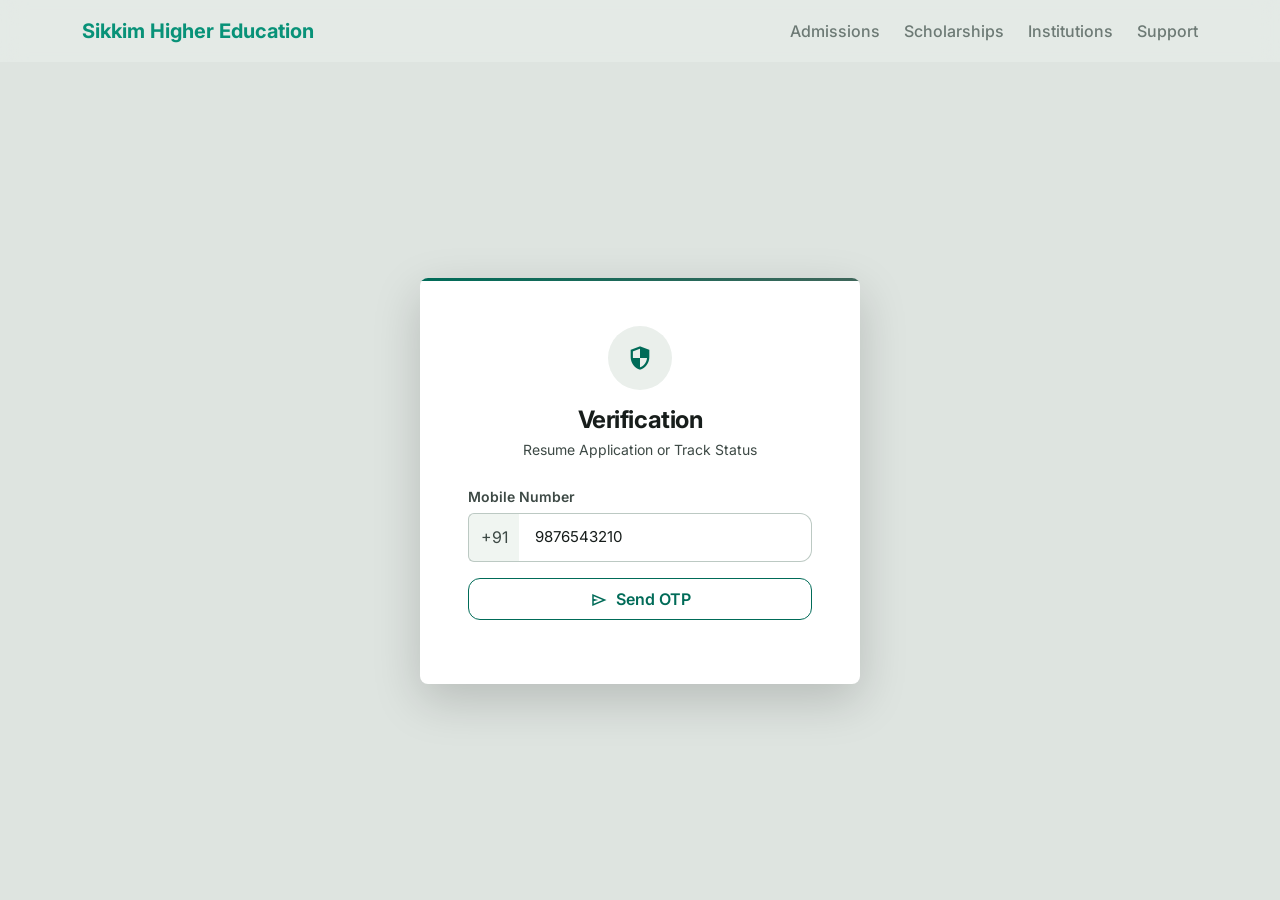
<file: login.html>
<!DOCTYPE html>
<html lang="en">
<head>
    <meta charset="utf-8">
    <meta name="viewport" content="width=device-width, initial-scale=1.0">
    <title>Sikkim Higher Education - OTP Verification</title>
    <meta name="description" content="Verify your identity with OTP to access the Sikkim Higher Education Admission Portal.">
    <link href="https://cdn.jsdelivr.net/npm/bootstrap@5.3.3/dist/css/bootstrap.min.css" rel="stylesheet">
    <link href="https://cdn.jsdelivr.net/npm/bootstrap-icons@1.11.3/font/bootstrap-icons.css" rel="stylesheet">
    <link href="https://fonts.googleapis.com/css2?family=Inter:wght@300;400;500;600;700;800;900&display=swap" rel="stylesheet">
    <link href="https://fonts.googleapis.com/css2?family=Material+Symbols+Outlined:wght,FILL@100..700,0..1&display=swap" rel="stylesheet">
    <link href="css/styles.css" rel="stylesheet">
    <style>
        body { background-color: var(--clr-surface-variant); display: flex; flex-direction: column; min-height: 100vh; }
    </style>
</head>
<body data-page="otp-login">

    <!-- ===== HEADER ===== -->
    <header class="py-3 px-4" style="background:rgba(234,239,235,0.5); backdrop-filter:blur(12px);">
        <div class="container d-flex justify-content-between align-items-center">
            <a class="fw-bold fs-5 text-decoration-none" style="color:var(--clr-brand-teal);" href="index.html">Sikkim Higher Education</a>
            <nav class="d-none d-md-flex gap-4">
                <a href="#" class="text-decoration-none fw-medium" style="color:var(--clr-outline);">Admissions</a>
                <a href="#" class="text-decoration-none fw-medium" style="color:var(--clr-outline);">Scholarships</a>
                <a href="#" class="text-decoration-none fw-medium" style="color:var(--clr-outline);">Institutions</a>
                <a href="#" class="text-decoration-none fw-medium" style="color:var(--clr-outline);">Support</a>
            </nav>
        </div>
    </header>

    <!-- ===== MAIN ===== -->
    <main class="flex-grow-1 d-flex align-items-center justify-content-center p-4">
        <div class="bg-white rounded-3 p-4 p-sm-5 position-relative overflow-hidden shadow-lg" style="max-width:440px; width:100%; box-shadow:0 32px 64px rgba(0,0,0,0.04);">
            <!-- Accent bar -->
            <div class="position-absolute top-0 start-0 w-100" style="height:3px; background:linear-gradient(90deg, var(--clr-primary), var(--clr-secondary));"></div>

            <!-- Header -->
            <div class="text-center mb-4">
                <div class="d-inline-flex align-items-center justify-content-center rounded-circle mb-3" style="width:64px; height:64px; background:var(--clr-surface-container);">
                    <span class="material-symbols-outlined filled fs-3" style="color:var(--clr-primary); font-variation-settings:'FILL' 1;">security</span>
                </div>
                <h1 class="fs-4 fw-bold tracking-tight mb-1" style="color:var(--clr-on-surface);">Verification</h1>
                <p class="small" style="color:var(--clr-on-surface-variant);">Resume Application or Track Status</p>
            </div>

            <!-- Form -->
            <form id="otpForm">
                <!-- Mobile Number -->
                <div class="mb-3">
                    <label class="form-label small fw-semibold" style="color:var(--clr-on-surface-variant);" for="mobileNumber">Mobile Number</label>
                    <div class="input-group">
                        <span class="input-group-text bg-surface-low border-end-0" style="border-color:var(--clr-outline-variant); color:var(--clr-on-surface-variant);">+91</span>
                        <input type="tel" class="form-control border-start-0" id="mobileNumber" name="mobile" maxlength="10" pattern="[0-9]{10}" placeholder="Enter 10-digit number" value="9876543210" style="border-color:var(--clr-outline-variant);">
                    </div>
                </div>

                <!-- Send OTP Button -->
                <div class="d-grid mb-3">
                    <button type="button" class="btn btn-outline-primary py-2 fw-semibold" id="btnSendOtp">
                        <span class="material-symbols-outlined me-1" style="font-size:18px;">send</span> Send OTP
                    </button>
                </div>

                <!-- OTP Status -->
                <div class="d-flex align-items-center gap-2 p-3 rounded-2 mb-3" id="otpStatus" style="display:none !important; background:rgba(255,220,194,0.2); border:1px solid rgba(255,183,122,0.3);">
                    <span class="material-symbols-outlined small" style="color:var(--clr-tertiary);">mark_email_read</span>
                    <p class="mb-0 small" id="otpStatusText" style="color:var(--clr-on-surface-variant);">OTP sent successfully to +91 9876543210</p>
                </div>

                <!-- OTP Entry -->
                <div id="otpSection" style="display:none;">
                    <div class="d-flex justify-content-between align-items-center mb-2">
                        <label class="form-label small fw-semibold mb-0" style="color:var(--clr-on-surface-variant);">Enter 6-digit OTP</label>
                        <span class="small fw-semibold" style="color:var(--clr-primary);" id="otpTimer">01:45</span>
                    </div>
                    <div class="d-flex gap-2 justify-content-between mb-3">
                        <input type="text" class="otp-input" maxlength="1" inputmode="numeric">
                        <input type="text" class="otp-input" maxlength="1" inputmode="numeric">
                        <input type="text" class="otp-input" maxlength="1" inputmode="numeric">
                        <input type="text" class="otp-input" maxlength="1" inputmode="numeric">
                        <input type="text" class="otp-input" maxlength="1" inputmode="numeric">
                        <input type="text" class="otp-input" maxlength="1" inputmode="numeric">
                    </div>

                    <!-- Actions -->
                    <div class="d-grid gap-3 pt-2">
                        <button type="button" class="btn btn-primary py-3 fw-semibold d-flex align-items-center justify-content-center gap-2" id="btnVerifyOtp">
                            Verify &amp; Proceed <span class="material-symbols-outlined" style="font-size:18px;">arrow_forward</span>
                        </button>
                        <div class="text-center">
                            <button type="button" class="btn btn-link small fw-medium text-decoration-underline d-none" id="btnResendOtp" style="color:var(--clr-secondary);">Resend OTP</button>
                        </div>
                    </div>
                </div>
            </form>
        </div>
    </main>

    <script src="https://code.jquery.com/jquery-3.7.1.min.js"></script>
    <script src="https://cdn.jsdelivr.net/npm/bootstrap@5.3.3/dist/js/bootstrap.bundle.min.js"></script>
    <script src="js/app.js"></script>
</body>
</html>
</file>
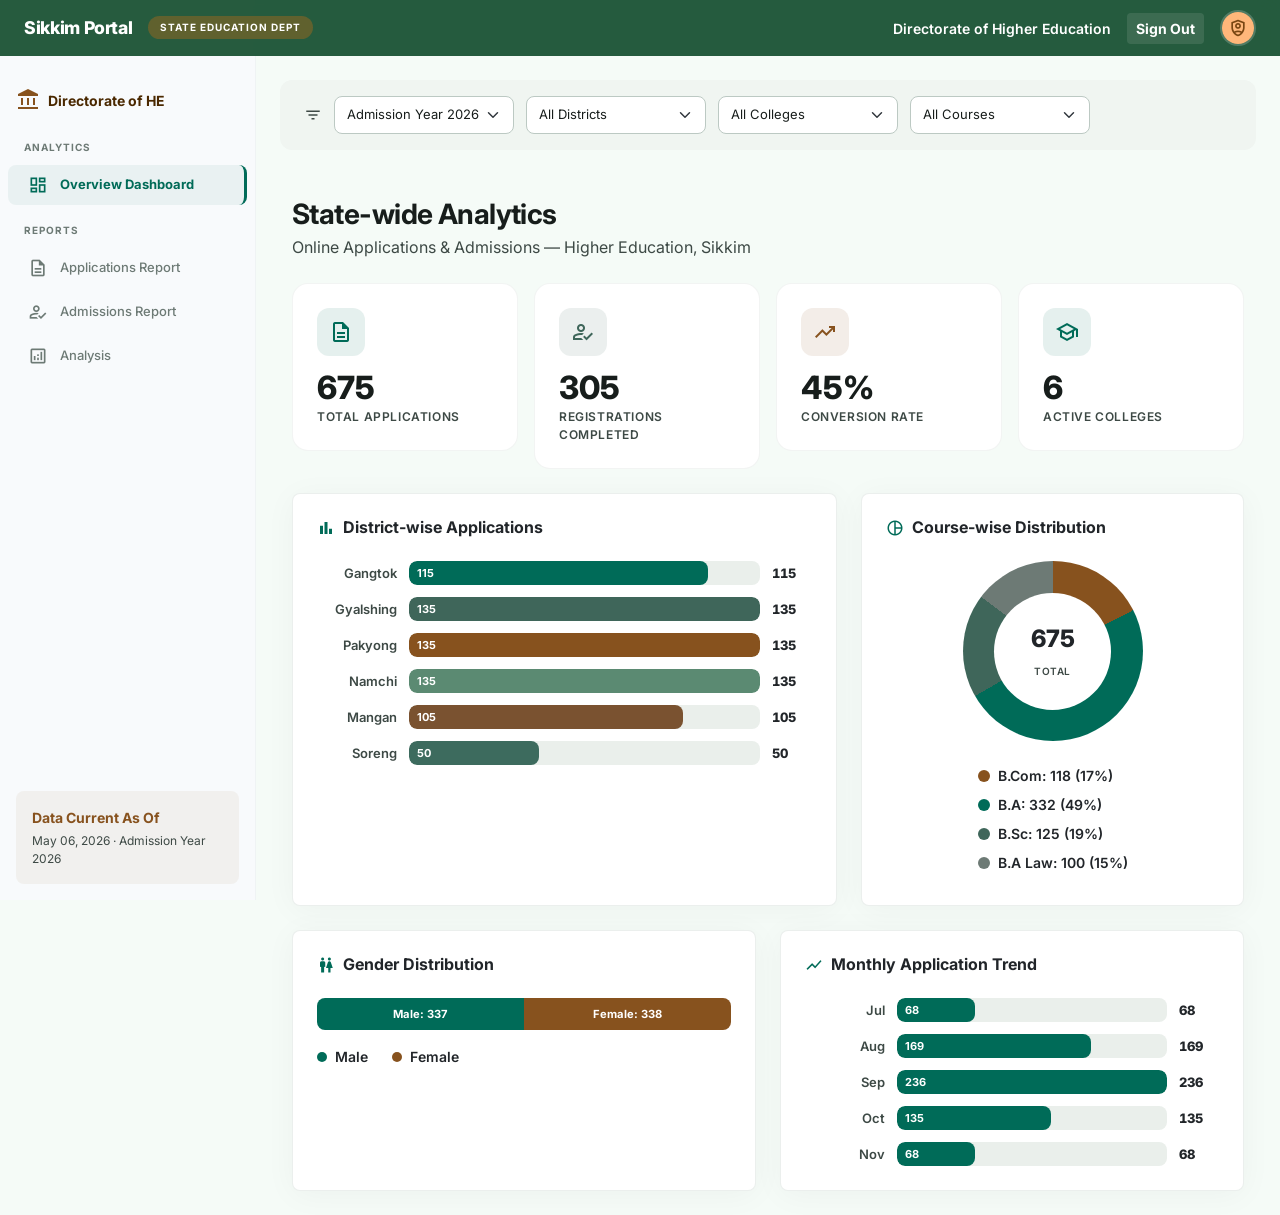
<file: state-admin.html>
<!DOCTYPE html>
<html lang="en">
<head>
    <meta charset="utf-8">
    <meta name="viewport" content="width=device-width, initial-scale=1.0">
    <title>State Education Department — Sikkim Higher Education Portal</title>
    <meta name="description" content="State-level analytics dashboard for monitoring online applications and admissions across Sikkim higher education institutions.">
    <link href="https://cdn.jsdelivr.net/npm/bootstrap@5.3.3/dist/css/bootstrap.min.css" rel="stylesheet">
    <link href="https://cdn.jsdelivr.net/npm/bootstrap-icons@1.11.3/font/bootstrap-icons.css" rel="stylesheet">
    <link href="https://fonts.googleapis.com/css2?family=Inter:wght@300;400;500;600;700;800;900&display=swap" rel="stylesheet">
    <link href="https://fonts.googleapis.com/css2?family=Material+Symbols+Outlined:wght,FILL@100..700,0..1&display=swap" rel="stylesheet">
    <link href="css/styles.css" rel="stylesheet">
</head>
<body>

<!-- ===== TOP BAR ===== -->
<header class="admin-topbar">
    <div class="d-flex align-items-center gap-3">
        <span class="admin-brand">Sikkim Portal</span>
        <span class="admin-role-badge" style="background:rgba(232,114,12,0.3);color:#fff;">State Education Dept</span>
    </div>
    <div class="d-flex align-items-center gap-3">
        <span class="text-white small fw-semibold d-none d-md-inline">Directorate of Higher Education</span>
        <button class="btn btn-sm text-white fw-bold btn-admin-signout" style="background:rgba(255,255,255,0.1);">Sign Out</button>
        <div class="rounded-circle overflow-hidden border border-2" style="width:36px;height:36px;border-color:rgba(255,255,255,0.2)!important;">
            <div class="w-100 h-100 d-flex align-items-center justify-content-center" style="background:var(--clr-tertiary-container);">
                <span class="material-symbols-outlined" style="font-size:20px;color:var(--clr-on-tertiary-container);">shield_person</span>
            </div>
        </div>
    </div>
</header>

<!-- ===== SIDEBAR ===== -->
<aside class="sidebar-admin d-none d-md-flex">
    <div class="px-3 pt-3 pb-2">
        <div class="d-flex align-items-center gap-2 mb-1">
            <span class="material-symbols-outlined filled" style="color:var(--clr-tertiary);font-variation-settings:'FILL' 1;">account_balance</span>
            <span class="fw-bold small" style="color:#4a2800;">Directorate of HE</span>
        </div>
    </div>
    <span class="sidebar-section-label">Analytics</span>
    <a href="#" class="sidebar-nav-item active" data-section="section-sa-dashboard"><span class="material-symbols-outlined">dashboard</span>Overview Dashboard</a>
    <span class="sidebar-section-label">Reports</span>
    <a href="#" class="sidebar-nav-item" data-section="section-sa-applications"><span class="material-symbols-outlined">description</span>Applications Report</a>
    <a href="#" class="sidebar-nav-item" data-section="section-sa-admissions"><span class="material-symbols-outlined">how_to_reg</span>Admissions Report</a>
    <a href="#" class="sidebar-nav-item" data-section="section-sa-analysis"><span class="material-symbols-outlined">analytics</span>Analysis</a>
    <div class="mt-auto p-3">
        <div class="p-3 rounded-3" style="background:rgba(135,82,30,0.06);">
            <p class="small mb-1 fw-bold" style="color:var(--clr-tertiary);">Data Current As Of</p>
            <p class="mb-0" style="font-size:.75rem;color:var(--clr-on-surface-variant);">May 06, 2026 · Admission Year 2026</p>
        </div>
    </div>
</aside>

<!-- ===== MAIN CONTENT ===== -->
<div class="admin-main" style="margin-left:16rem; padding-top:56px;">

<!-- ═══ GLOBAL FILTER BAR ═══ -->
<div class="px-3 px-md-4 pt-4">
    <div class="filter-bar" style="max-width:1400px;">
        <span class="material-symbols-outlined text-on-surface-variant" style="font-size:18px;">filter_list</span>
        <select class="form-select sa-filter" id="filterYear"><option value="2026">Admission Year 2026</option><option value="2027">Admission Year 2027</option></select>
        <select class="form-select sa-filter" id="filterDistrict"><option value="All">All Districts</option><option>Gangtok</option><option>Pakyong</option><option>Mangan</option><option>Gyalshing</option><option>Namchi</option><option>Soreng</option></select>
        <select class="form-select sa-filter" id="filterCollege"><option value="All">All Colleges</option><option value="sgc">Sikkim Govt College</option><option value="dnt">Dentam College</option><option value="sac">Sikkim Arts College</option><option value="ngc">Namchi Govt. College</option><option value="mng">Mangan College</option><option value="srg">Soreng College</option></select>
        <select class="form-select sa-filter" id="filterCourse"><option value="All">All Courses</option><option>B.A</option><option>B.Sc</option><option>B.Com</option><option>B.A Law</option></select>
    </div>
</div>

<!-- ╔═══════════════════════════════════╗ -->
<!-- ║   SECTION: OVERVIEW DASHBOARD     ║ -->
<!-- ╚═══════════════════════════════════╝ -->
<section class="sa-section px-3 px-md-4 py-4" id="section-sa-dashboard">
    <div class="container-fluid" style="max-width:1400px;">
        <h1 class="fs-3 fw-bold tracking-tight mb-1">State-wide Analytics</h1>
        <p class="text-on-surface-variant mb-4">Online Applications & Admissions — Higher Education, Sikkim</p>

        <!-- KPI Cards -->
        <div class="row g-3 mb-4">
            <div class="col-6 col-lg-3">
                <div class="admin-kpi">
                    <div class="d-flex align-items-start justify-content-between mb-3">
                        <div class="kpi-icon" style="background:rgba(0,107,88,0.1);"><span class="material-symbols-outlined" style="color:var(--clr-primary);">description</span></div>
                    </div>
                    <div class="kpi-value" id="saKpiApps">0</div>
                    <div class="kpi-label mt-1">Total Applications</div>
                </div>
            </div>
            <div class="col-6 col-lg-3">
                <div class="admin-kpi">
                    <div class="d-flex align-items-start justify-content-between mb-3">
                        <div class="kpi-icon" style="background:rgba(63,102,90,0.1);"><span class="material-symbols-outlined" style="color:var(--clr-secondary);">how_to_reg</span></div>
                    </div>
                    <div class="kpi-value" id="saKpiReg">0</div>
                    <div class="kpi-label mt-1">Registrations Completed</div>
                </div>
            </div>
            <div class="col-6 col-lg-3">
                <div class="admin-kpi">
                    <div class="d-flex align-items-start justify-content-between mb-3">
                        <div class="kpi-icon" style="background:rgba(135,82,30,0.1);"><span class="material-symbols-outlined" style="color:var(--clr-tertiary);">trending_up</span></div>
                    </div>
                    <div class="kpi-value" id="saKpiRatio">—</div>
                    <div class="kpi-label mt-1">Conversion Rate</div>
                </div>
            </div>
            <div class="col-6 col-lg-3">
                <div class="admin-kpi">
                    <div class="d-flex align-items-start justify-content-between mb-3">
                        <div class="kpi-icon" style="background:rgba(0,107,88,0.1);"><span class="material-symbols-outlined" style="color:var(--clr-primary);">school</span></div>
                    </div>
                    <div class="kpi-value" id="saKpiColleges">0</div>
                    <div class="kpi-label mt-1">Active Colleges</div>
                </div>
            </div>
        </div>

        <!-- Charts Row 1 -->
        <div class="row g-4 mb-4">
            <div class="col-md-7">
                <div class="card p-4 rounded-3 h-100">
                    <h6 class="fw-bold d-flex align-items-center gap-2 mb-4"><span class="material-symbols-outlined" style="color:var(--clr-primary);font-size:18px;">bar_chart</span>District-wise Applications</h6>
                    <div class="chart-bar-h" id="districtBars"></div>
                </div>
            </div>
            <div class="col-md-5">
                <div class="card p-4 rounded-3 h-100">
                    <h6 class="fw-bold d-flex align-items-center gap-2 mb-4"><span class="material-symbols-outlined" style="color:var(--clr-primary);font-size:18px;">pie_chart</span>Course-wise Distribution</h6>
                    <div class="d-flex align-items-center justify-content-center gap-4 flex-wrap">
                        <div class="chart-donut" id="courseDonut">
                            <div class="donut-center">
                                <span class="donut-value" id="courseDonutTotal">0</span>
                                <span class="donut-label">Total</span>
                            </div>
                        </div>
                        <div id="courseDonutLegend"></div>
                    </div>
                </div>
            </div>
        </div>

        <!-- Charts Row 2 -->
        <div class="row g-4">
            <div class="col-md-6">
                <div class="card p-4 rounded-3 h-100">
                    <h6 class="fw-bold d-flex align-items-center gap-2 mb-4"><span class="material-symbols-outlined" style="color:var(--clr-primary);font-size:18px;">wc</span>Gender Distribution</h6>
                    <div class="mb-3">
                        <div class="d-flex" style="height:32px;border-radius:.5rem;overflow:hidden;">
                            <div id="genderMalePct" style="background:var(--clr-primary);display:flex;align-items:center;justify-content:center;transition:width .6s ease;"><span class="small fw-bold text-white" style="font-size:.7rem;white-space:nowrap;">Male: 0</span></div>
                            <div id="genderFemalePct" style="background:var(--clr-tertiary);display:flex;align-items:center;justify-content:center;transition:width .6s ease;"><span class="small fw-bold text-white" style="font-size:.7rem;white-space:nowrap;">Female: 0</span></div>
                        </div>
                    </div>
                    <div class="d-flex gap-4">
                        <div class="d-flex align-items-center gap-2"><span class="rounded-circle d-inline-block" style="width:10px;height:10px;background:var(--clr-primary);"></span><span class="small fw-semibold">Male</span></div>
                        <div class="d-flex align-items-center gap-2"><span class="rounded-circle d-inline-block" style="width:10px;height:10px;background:var(--clr-tertiary);"></span><span class="small fw-semibold">Female</span></div>
                    </div>
                </div>
            </div>
            <div class="col-md-6">
                <div class="card p-4 rounded-3 h-100">
                    <h6 class="fw-bold d-flex align-items-center gap-2 mb-4"><span class="material-symbols-outlined" style="color:var(--clr-primary);font-size:18px;">show_chart</span>Monthly Application Trend</h6>
                    <div class="chart-bar-h" id="monthlyTrend"></div>
                </div>
            </div>
        </div>
    </div>
</section>

<!-- ╔═══════════════════════════════════╗ -->
<!-- ║   SECTION: APPLICATIONS REPORT    ║ -->
<!-- ╚═══════════════════════════════════╝ -->
<section class="sa-section px-3 px-md-4 py-4" id="section-sa-applications" style="display:none;">
    <div class="container-fluid" style="max-width:1400px;">
        <div class="d-flex flex-wrap justify-content-between align-items-center mb-4 gap-3">
            <div>
                <h2 class="fs-3 fw-bold tracking-tight mb-1">Applications Report</h2>
                <p class="text-on-surface-variant mb-0" id="appReportCount">—</p>
            </div>
            <div class="d-flex gap-2">
                <button class="btn btn-outline-primary btn-sm px-3 py-2 fw-bold d-flex align-items-center gap-1" id="btnExportApps"><span class="material-symbols-outlined" style="font-size:16px;">download</span>Export CSV</button>
                <button class="btn btn-surface btn-sm px-3 py-2 fw-bold d-flex align-items-center gap-1 btn-print-report"><span class="material-symbols-outlined" style="font-size:16px;">print</span>Print</button>
            </div>
        </div>
        <div class="card p-0 rounded-3 overflow-hidden">
            <div class="table-responsive">
                <table class="data-table" id="appReportTable">
                    <thead><tr><th>College</th><th>District</th><th>Course</th><th>Applications</th><th>Registered</th><th>Pending</th><th>Conversion %</th></tr></thead>
                    <tbody id="appReportBody"></tbody>
                </table>
            </div>
        </div>
    </div>
</section>

<!-- ╔═══════════════════════════════════╗ -->
<!-- ║   SECTION: ADMISSIONS REPORT      ║ -->
<!-- ╚═══════════════════════════════════╝ -->
<section class="sa-section px-3 px-md-4 py-4" id="section-sa-admissions" style="display:none;">
    <div class="container-fluid" style="max-width:1400px;">
        <div class="d-flex flex-wrap justify-content-between align-items-center mb-4 gap-3">
            <div>
                <h2 class="fs-3 fw-bold tracking-tight mb-1">Admissions Report</h2>
                <p class="text-on-surface-variant mb-0">College-wise seat fill, gender & community breakdown</p>
            </div>
            <div class="d-flex gap-2">
                <button class="btn btn-outline-primary btn-sm px-3 py-2 fw-bold d-flex align-items-center gap-1" id="btnExportAdm"><span class="material-symbols-outlined" style="font-size:16px;">download</span>Export CSV</button>
                <button class="btn btn-surface btn-sm px-3 py-2 fw-bold d-flex align-items-center gap-1 btn-print-report"><span class="material-symbols-outlined" style="font-size:16px;">print</span>Print</button>
            </div>
        </div>
        <div class="card p-0 rounded-3 overflow-hidden">
            <div class="table-responsive">
                <table class="data-table" id="admReportTable">
                    <thead><tr><th>College</th><th>Course</th><th>Seats</th><th>Registered</th><th>M / F</th><th>ST/SC/OBC/Gen</th></tr></thead>
                    <tbody id="admReportBody"></tbody>
                </table>
            </div>
        </div>
    </div>
</section>

<!-- ╔═══════════════════════════════════╗ -->
<!-- ║   SECTION: ANALYSIS               ║ -->
<!-- ╚═══════════════════════════════════╝ -->
<section class="sa-section px-3 px-md-4 py-4" id="section-sa-analysis" style="display:none;">
    <div class="container-fluid" style="max-width:1400px;">
        <h2 class="fs-3 fw-bold tracking-tight mb-1">Comparative Analysis</h2>
        <p class="text-on-surface-variant mb-4">College performance and district-level admission patterns</p>

        <!-- Session Comparison -->
        <div class="card p-4 rounded-3 mb-4">
            <h6 class="fw-bold d-flex align-items-center gap-2 mb-4"><span class="material-symbols-outlined" style="color:var(--clr-tertiary);font-size:18px;">compare_arrows</span>Session-over-Session Trend</h6>
            <div class="row g-4 text-center">
                <div class="col-4">
                    <div class="p-3 rounded-3 bg-surface-low">
                        <p class="small text-on-surface-variant mb-1" id="trendCurrentLabel">2024-25</p>
                        <p class="fs-3 fw-bold mb-0" id="trendCurrent">0</p>
                        <p class="small fw-semibold mb-0" style="color:var(--clr-primary);">Current Session</p>
                    </div>
                </div>
                <div class="col-4">
                    <div class="p-3 rounded-3 bg-surface-low">
                        <p class="small text-on-surface-variant mb-1" id="trendPreviousLabel">2023-24</p>
                        <p class="fs-3 fw-bold mb-0" id="trendPrevious">0</p>
                        <p class="small fw-semibold mb-0" style="color:var(--clr-on-surface-variant);">Previous Session</p>
                    </div>
                </div>
                <div class="col-4">
                    <div class="p-3 rounded-3 bg-surface-low">
                        <p class="small text-on-surface-variant mb-1">Growth</p>
                        <p class="fs-3 fw-bold mb-0 kpi-delta" id="trendGrowth">—</p>
                        <p class="small fw-semibold mb-0">Year-on-Year</p>
                    </div>
                </div>
            </div>
        </div>

        <!-- College Performance -->
        <div class="card p-4 rounded-3 mb-4">
            <h6 class="fw-bold d-flex align-items-center gap-2 mb-4"><span class="material-symbols-outlined" style="color:var(--clr-primary);font-size:18px;">leaderboard</span>College Performance — Applications vs Seat Fill</h6>
            <div id="collegePerformance"></div>
        </div>

        <!-- District Summary Cards -->
        <div class="card p-4 rounded-3">
            <h6 class="fw-bold d-flex align-items-center gap-2 mb-4"><span class="material-symbols-outlined" style="color:var(--clr-primary);font-size:18px;">location_city</span>District Summary</h6>
            <div class="row g-3" id="districtSummaryCards"></div>
        </div>
    </div>
</section>

</div><!-- end admin-main -->

<script src="https://code.jquery.com/jquery-3.7.1.min.js"></script>
<script src="https://cdn.jsdelivr.net/npm/bootstrap@5.3.3/dist/js/bootstrap.bundle.min.js"></script>
<script src="js/state-admin.js"></script>
<script>
    $(function(){
        function adjustLayout(){
            if($(window).width()>=768){ $('.admin-main').css('margin-left','16rem'); }
            else { $('.admin-main').css('margin-left','0'); }
        }
        $(window).on('resize', adjustLayout);
        adjustLayout();
    });
</script>
</body>
</html>
</file>
<file: css/styles.css>
/* ============================================================
   EMMIS HE — Sikkim Higher Education Admission Portal
   Unified Custom Stylesheet (Bootstrap 5 Override Layer)
   ============================================================ */

/* ---- 1. DESIGN TOKENS (M3-derived) ---- */
:root {
    /* Primary */
    --clr-primary:              #006b58;
    --clr-primary-rgb:          0, 107, 88;
    --clr-primary-container:    #6bd9bc;
    --clr-primary-fixed:        #89f6d8;
    --clr-primary-fixed-dim:    #6cd9bc;
    --clr-on-primary:           #ffffff;
    --clr-on-primary-container: #005d4c;
    --clr-on-primary-fixed:     #002019;
    --clr-on-primary-fixed-var: #005141;

    /* Secondary */
    --clr-secondary:            #3f665a;
    --clr-secondary-container:  #bfe9da;
    --clr-secondary-fixed:      #c1ebdd;
    --clr-on-secondary:         #ffffff;
    --clr-on-secondary-container: #446a5e;

    /* Tertiary / Accent */
    --clr-tertiary:             #87521e;
    --clr-tertiary-container:   #ffb77a;
    --clr-tertiary-fixed:       #ffdcc2;
    --clr-tertiary-fixed-dim:   #ffb77b;
    --clr-on-tertiary:          #ffffff;
    --clr-on-tertiary-container:#794612;
    --clr-on-tertiary-fixed:    #2e1500;
    --clr-on-tertiary-fixed-var:#6b3b06;

    /* Saffron */
    --clr-saffron:              #E8720C;
    --clr-saffron-dark:         #984700;

    /* Surfaces */
    --clr-surface:              #f5fbf7;
    --clr-surface-bright:       #f5fbf7;
    --clr-surface-dim:          #d6dbd8;
    --clr-surface-container:    #eaefeb;
    --clr-surface-container-low:#f0f5f1;
    --clr-surface-container-high:#e4e9e6;
    --clr-surface-container-highest:#dee4e0;
    --clr-surface-container-lowest:#ffffff;
    --clr-surface-variant:      #dee4e0;
    --clr-surface-tint:         #006b58;

    /* Background */
    --clr-background:           #f5fbf7;
    --clr-on-background:        #171d1b;

    /* On-Surface */
    --clr-on-surface:           #171d1b;
    --clr-on-surface-variant:   #3d4945;

    /* Error */
    --clr-error:                #ba1a1a;
    --clr-error-container:      #ffdad6;
    --clr-on-error:             #ffffff;
    --clr-on-error-container:   #93000a;

    /* Outline */
    --clr-outline:              #6d7a75;
    --clr-outline-variant:      #bcc9c3;

    /* Inverse */
    --clr-inverse-surface:      #2c322f;
    --clr-inverse-on-surface:   #edf2ee;
    --clr-inverse-primary:      #6cd9bc;

    /* Navbar */
    --clr-navbar-green:         #1A6B3C;
    --clr-navbar-dark:          #0f4a2a;
    --clr-brand-teal:           #089278;

    /* Shadows */
    --shadow-editorial:         0 0 32px 0 rgba(0, 0, 0, 0.04);
    --shadow-card:              0 4px 32px rgba(0, 0, 0, 0.04);
    --shadow-card-hover:        0 8px 32px rgba(0, 0, 0, 0.08);
    --shadow-primary:           0 4px 16px rgba(0, 107, 88, 0.2);

    /* Transitions */
    --transition-base:          all 0.3s ease-in-out;
    --transition-fast:          all 0.15s ease;
}

/* ---- 2. BASE STYLES ---- */
body {
    font-family: 'Inter', sans-serif;
    background-color: var(--clr-background);
    color: var(--clr-on-surface);
    -webkit-font-smoothing: antialiased;
    -moz-osx-font-smoothing: grayscale;
}

::selection {
    background-color: var(--clr-primary-container);
    color: var(--clr-on-primary-container);
}

a {
    color: var(--clr-primary);
    text-decoration: none;
    transition: var(--transition-fast);
}
a:hover {
    color: var(--clr-on-primary-container);
}

/* Material Symbols */
.material-symbols-outlined {
    font-variation-settings: 'FILL' 0, 'wght' 400, 'GRAD' 0, 'opsz' 24;
    vertical-align: middle;
}
.material-symbols-outlined.filled {
    font-variation-settings: 'FILL' 1, 'wght' 400, 'GRAD' 0, 'opsz' 24;
}

/* ---- 3. BOOTSTRAP 5 OVERRIDES ---- */

/* -- Buttons -- */
.btn-primary {
    background-color: var(--clr-primary);
    border-color: var(--clr-primary);
    color: var(--clr-on-primary);
    font-weight: 700;
    border-radius: 0.75rem;
    transition: var(--transition-base);
}
.btn-primary:hover,
.btn-primary:focus {
    background-color: var(--clr-on-primary-container);
    border-color: var(--clr-on-primary-container);
    color: var(--clr-on-primary);
    box-shadow: var(--shadow-primary);
}
.btn-primary:active {
    transform: scale(0.97);
}

.btn-outline-primary {
    border-color: var(--clr-primary);
    color: var(--clr-primary);
    font-weight: 700;
    border-radius: 0.75rem;
    transition: var(--transition-base);
}
.btn-outline-primary:hover {
    background-color: var(--clr-primary);
    border-color: var(--clr-primary);
    color: var(--clr-on-primary);
}

.btn-secondary {
    background-color: var(--clr-secondary);
    border-color: var(--clr-secondary);
    color: var(--clr-on-secondary);
    font-weight: 700;
    border-radius: 0.75rem;
}

.btn-tertiary {
    background-color: var(--clr-tertiary);
    border-color: var(--clr-tertiary);
    color: var(--clr-on-tertiary);
    font-weight: 700;
    border-radius: 0.75rem;
}

.btn-surface {
    background-color: var(--clr-surface-container-high);
    border-color: transparent;
    color: var(--clr-primary);
    font-weight: 700;
    border-radius: 0.75rem;
    transition: var(--transition-base);
}
.btn-surface:hover {
    background-color: var(--clr-primary);
    color: var(--clr-on-primary);
}

.btn-error {
    background-color: var(--clr-error);
    border-color: var(--clr-error);
    color: var(--clr-on-error);
    font-weight: 700;
    border-radius: 0.75rem;
}

.btn-gradient {
    background: linear-gradient(135deg, var(--clr-primary), var(--clr-primary-container));
    border: none;
    color: var(--clr-on-primary);
    font-weight: 700;
    border-radius: 0.75rem;
    box-shadow: var(--shadow-primary);
    transition: var(--transition-base);
}
.btn-gradient:hover {
    transform: scale(1.02);
    color: var(--clr-on-primary);
}
.btn-gradient:active {
    transform: scale(0.95);
}

/* -- Form Controls -- */
.form-control,
.form-select {
    background-color: var(--clr-surface-container-lowest);
    border: 1px solid var(--clr-outline-variant);
    border-radius: 0.75rem;
    padding: 0.75rem 1rem;
    color: var(--clr-on-surface);
    transition: var(--transition-base);
    font-size: 0.9375rem;
}
.form-control:focus,
.form-select:focus {
    border-color: var(--clr-primary);
    box-shadow: 0 0 0 0.2rem rgba(0, 107, 88, 0.15);
    background-color: var(--clr-surface-bright);
}
.form-control::placeholder {
    color: var(--clr-outline);
}
.form-control:read-only {
    background-color: var(--clr-surface-container-low);
    color: var(--clr-outline);
    cursor: not-allowed;
}
.form-label {
    font-size: 0.875rem;
    font-weight: 600;
    color: var(--clr-on-surface-variant);
    margin-bottom: 0.375rem;
}

/* -- Cards -- */
.card {
    background-color: var(--clr-surface-container-lowest);
    border: 1px solid rgba(188, 201, 195, 0.3);
    border-radius: 1rem;
    box-shadow: var(--shadow-card);
    transition: var(--transition-base);
    overflow: hidden;
}
.card:hover {
    box-shadow: var(--shadow-card-hover);
}
.card-body {
    padding: 1.5rem;
}

/* -- Navbar -- */
.navbar-portal {
    background-color: var(--clr-navbar-green);
    border-bottom: 4px solid var(--clr-saffron-dark);
    box-shadow: 0 4px 12px rgba(0, 0, 0, 0.1);
}
.navbar-portal .navbar-brand {
    color: #fff;
    font-weight: 800;
    font-size: 1.25rem;
    letter-spacing: -0.02em;
    /* border-bottom: 4px solid var(--clr-saffron-dark); */
}
.navbar-portal .nav-link {
    color: rgba(255, 255, 255, 0.7);
    font-weight: 600;
    transition: var(--transition-fast);
}
.navbar-portal .nav-link:hover,
.navbar-portal .nav-link.active {
    color: #fff;
}

/* -- Light Navbar (form pages) -- */
.navbar-form {
    background-color: rgba(15, 74, 42, 0.8);
    backdrop-filter: blur(12px);
    -webkit-backdrop-filter: blur(12px);
}

/* -- Badges -- */
.badge-status-open {
    background-color: var(--clr-primary);
    color: var(--clr-on-primary);
    font-size: 0.625rem;
    font-weight: 700;
    letter-spacing: 0.1em;
    text-transform: uppercase;
    padding: 0.375rem 0.75rem;
}
.badge-status-urgent {
    background-color: var(--clr-error);
    color: var(--clr-on-error);
    font-size: 0.625rem;
    font-weight: 700;
    letter-spacing: 0.1em;
    text-transform: uppercase;
    padding: 0.375rem 0.75rem;
}
.badge-draft {
    background-color: var(--clr-surface-container-highest);
    color: var(--clr-on-surface-variant);
}
.badge-submitted {
    background-color: var(--clr-secondary-container);
    color: var(--clr-on-secondary-container);
}
.badge-incomplete {
    background-color: var(--clr-tertiary-container);
    color: var(--clr-on-tertiary-container);
}
.badge-paid {
    background-color: var(--clr-primary-container);
    color: var(--clr-on-primary-container);
}

/* ---- 4. CUSTOM COMPONENTS ---- */

/* -- Surface Utilities -- */
.bg-surface             { background-color: var(--clr-surface) !important; }
.bg-surface-container   { background-color: var(--clr-surface-container) !important; }
.bg-surface-low         { background-color: var(--clr-surface-container-low) !important; }
.bg-surface-high        { background-color: var(--clr-surface-container-high) !important; }
.bg-surface-highest     { background-color: var(--clr-surface-container-highest) !important; }
.bg-surface-lowest      { background-color: var(--clr-surface-container-lowest) !important; }
.bg-surface-variant     { background-color: var(--clr-surface-variant) !important; }
.bg-primary-container   { background-color: var(--clr-primary-container) !important; }
.bg-secondary-container { background-color: var(--clr-secondary-container) !important; }
.bg-tertiary-container  { background-color: var(--clr-tertiary-container) !important; }
.bg-error-container     { background-color: var(--clr-error-container) !important; }

.text-primary-custom    { color: var(--clr-primary) !important; }
.text-secondary-custom  { color: var(--clr-secondary) !important; }
.text-tertiary-custom   { color: var(--clr-tertiary) !important; }
.text-on-surface        { color: var(--clr-on-surface) !important; }
.text-on-surface-variant{ color: var(--clr-on-surface-variant) !important; }
.text-outline           { color: var(--clr-outline) !important; }
.text-error-custom      { color: var(--clr-error) !important; }

/* -- Sidebar Navigation -- */
.sidebar-portal {
    position: fixed;
    top: 0;
    left: 0;
    width: 16rem;
    height: 100vh;
    background-color: #f8fafc;
    padding-top: 5rem;
    z-index: 40;
    display: flex;
    flex-direction: column;
    overflow-y: auto;
    transition: var(--transition-base);
}
.sidebar-portal .sidebar-header {
    padding: 1.5rem;
}
.sidebar-portal .sidebar-nav {
    flex: 1;
    padding: 0 0.75rem;
}
.sidebar-portal .sidebar-nav-item {
    display: flex;
    align-items: center;
    gap: 0.75rem;
    padding: 0.75rem 1rem;
    border-radius: 0.5rem;
    color: var(--clr-outline);
    font-size: 0.875rem;
    font-weight: 500;
    transition: var(--transition-base);
    text-decoration: none;
    cursor: pointer;
}
.sidebar-portal .sidebar-nav-item:hover {
    background-color: #f1f5f9;
    color: var(--clr-primary);
    transform: translateX(2px);
}
.sidebar-portal .sidebar-nav-item.active {
    background-color: rgba(0, 107, 88, 0.05);
    color: var(--clr-primary);
    font-weight: 700;
    border-right: 4px solid var(--clr-primary);
}
.sidebar-portal .sidebar-footer {
    padding: 1.5rem;
}

/* -- Progress Stepper -- */
.stepper {
    display: flex;
    align-items: center;
    justify-content: center;
    gap: 0;
}
.stepper-step {
    display: flex;
    flex-direction: column;
    align-items: center;
    gap: 0.5rem;
    position: relative;
}
.stepper-dot {
    width: 1rem;
    height: 1rem;
    border-radius: 50%;
    background-color: var(--clr-outline-variant);
    transition: var(--transition-base);
}
.stepper-dot.active {
    background-color: var(--clr-primary);
    box-shadow: 0 0 0 4px var(--clr-primary-fixed);
}
.stepper-dot.completed {
    background-color: var(--clr-primary);
}
.stepper-label {
    font-size: 0.75rem;
    font-weight: 500;
    color: var(--clr-on-surface-variant);
    white-space: nowrap;
}
.stepper-label.active {
    font-weight: 700;
    color: var(--clr-primary);
}
.stepper-label.completed {
    font-weight: 700;
    color: var(--clr-on-surface);
}
.stepper-line {
    flex: 1;
    height: 2px;
    background-color: var(--clr-outline-variant);
    margin: 0 1rem;
    margin-bottom: 1.5rem;
    min-width: 2rem;
}
.stepper-line.completed {
    background-color: var(--clr-primary);
}

/* -- College Card (Landing) -- */
.college-card {
    background-color: var(--clr-surface-container-lowest);
    border-radius: 1rem;
    overflow: hidden;
    box-shadow: var(--shadow-editorial);
    display: flex;
    flex-direction: column;
    transition: var(--transition-base);
}
.college-card:hover {
    box-shadow: var(--shadow-card-hover);
    transform: translateY(-2px);
}
.college-card .college-card-banner {
    padding: 0.5rem 1rem;
    font-size: 0.625rem;
    font-weight: 700;
    text-transform: uppercase;
    letter-spacing: 0.1em;
    display: flex;
    align-items: center;
    justify-content: center;
    gap: 0.5rem;
}
.college-card .college-card-banner.open {
    background-color: var(--clr-primary);
    color: var(--clr-on-primary);
}
.college-card .college-card-banner.urgent {
    background-color: var(--clr-error);
    color: var(--clr-on-error);
}
.college-card .college-card-banner.upcoming {
    background-color: var(--clr-outline);
    color: #fff;
}
.college-card .college-card-banner.closed {
    background-color: var(--clr-on-surface-variant);
    color: #fff;
}

/* -- OTP Input -- */
.otp-input {
    width: 3rem;
    height: 3.5rem;
    text-align: center;
    font-size: 1.25rem;
    font-weight: 700;
    border-radius: 0.5rem;
    background-color: var(--clr-surface-container);
    border: 1px solid var(--clr-outline-variant);
    color: var(--clr-on-surface);
    transition: var(--transition-base);
}
.otp-input:focus {
    border-color: var(--clr-primary);
    box-shadow: 0 0 0 0.15rem rgba(0, 107, 88, 0.2);
    background-color: var(--clr-surface-bright);
    outline: none;
}

/* -- Filter Pills -- */
.filter-pill {
    display: inline-block;
    padding: 0.375rem 1rem;
    border-radius: 9999px;
    font-size: 0.875rem;
    font-weight: 600;
    border: 1px solid var(--clr-primary);
    color: var(--clr-primary);
    background-color: #fff;
    cursor: pointer;
    transition: var(--transition-fast);
    white-space: nowrap;
}
.filter-pill:hover {
    background-color: rgba(137, 246, 216, 0.2);
}
.filter-pill.active {
    background-color: var(--clr-primary);
    color: var(--clr-on-primary);
    border-color: var(--clr-primary);
}

/* -- College Header (Sticky) -- */
.college-header-sticky {
    position: sticky;
    top: 4.5rem;
    z-index: 39;
    background-color: rgba(240, 245, 241, 0.95);
    backdrop-filter: blur(8px);
    -webkit-backdrop-filter: blur(8px);
    padding: 1rem 1.5rem;
    border-radius: 0.75rem;
    margin-bottom: 2rem;
    border-bottom: 1px solid rgba(188, 201, 195, 0.1);
}

/* -- Status Stats Cards (Dashboard) -- */
.stat-card {
    background-color: var(--clr-surface-container);
    border-radius: 1rem;
    padding: 1.5rem;
    position: relative;
    overflow: hidden;
}
.stat-card .stat-icon {
    position: absolute;
    right: -10px;
    bottom: -20px;
    opacity: 0.1;
    font-size: 6rem;
}
.stat-card .stat-label {
    font-size: 0.75rem;
    font-weight: 500;
    text-transform: uppercase;
    letter-spacing: 0.05em;
    color: var(--clr-on-surface-variant);
}
.stat-card .stat-value {
    font-size: 2.5rem;
    font-weight: 800;
    color: var(--clr-on-surface);
}

/* -- Priority Card (Course Preferences) -- */
.priority-card {
    background-color: #fff;
    border-radius: 1.5rem;
    padding: 2rem;
    box-shadow: var(--shadow-editorial);
    transition: var(--transition-base);
}
.priority-card:hover {
    transform: translateX(2px);
}
.priority-card.optional {
    background-color: rgba(255, 255, 255, 0.6);
    filter: grayscale(0.5);
}
.priority-card.optional:hover {
    filter: grayscale(0);
}

/* -- Upload Zone -- */
.upload-zone {
    border: 2px dashed var(--clr-outline-variant);
    border-radius: 0.75rem;
    padding: 2rem;
    text-align: center;
    cursor: pointer;
    transition: var(--transition-base);
    background-color: var(--clr-surface-container-lowest);
}
.upload-zone:hover {
    border-color: var(--clr-primary);
    background-color: rgba(0, 107, 88, 0.03);
}

/* -- Accordion (Preview Page) -- */
.accordion-portal .accordion-item {
    border: 1px solid transparent;
    border-radius: 0.75rem !important;
    overflow: hidden;
    margin-bottom: 1rem;
    box-shadow: 0 1px 3px rgba(0, 0, 0, 0.04);
    background-color: var(--clr-surface-container-lowest);
}
.accordion-portal .accordion-button {
    font-weight: 700;
    color: var(--clr-on-surface);
    background-color: var(--clr-surface-container-lowest);
    padding: 1.25rem;
    border-radius: 0.75rem !important;
}
.accordion-portal .accordion-button:not(.collapsed) {
    background-color: var(--clr-surface-container-lowest);
    color: var(--clr-on-surface);
    box-shadow: inset 0 0 0 1px rgba(0, 107, 88, 0.2);
}
.accordion-portal .accordion-button:focus {
    box-shadow: none;
}
.accordion-portal .accordion-body {
    background-color: #fff;
    padding: 1.5rem;
}

/* -- Mobile Sidebar Toggle -- */
.sidebar-backdrop {
    display: none;
    position: fixed;
    inset: 0;
    background: rgba(0,0,0,0.45);
    z-index: 1055;
}
.sidebar-backdrop.backdrop-visible {
    display: block;
}
@media (max-width: 767.98px) {
    .sidebar-portal.sidebar-open {
        display: flex !important;
        position: fixed;
        top: 0;
        left: 0;
        bottom: 0;
        width: 280px;
        z-index: 1060;
        animation: slideInLeft 0.25s ease-out;
    }
}
@keyframes slideInLeft {
    from { transform: translateX(-100%); }
    to   { transform: translateX(0); }
}

/* -- Declaration Box -- */
.declaration-box {
    background-color: rgba(255, 220, 194, 0.15);
    border: 2px solid rgba(135, 82, 30, 0.2);
    border-radius: 1rem;
    padding: 2rem;
}

/* -- Success Card (Acknowledgement) -- */
.success-card {
    position: relative;
    overflow: hidden;
}
.success-card .success-glow {
    position: absolute;
    inset: 0;
    display: flex;
    align-items: center;
    justify-content: center;
    pointer-events: none;
    overflow: hidden;
}
.success-card .success-glow .glow-circle {
    width: 16rem;
    height: 16rem;
    background-color: rgba(107, 217, 188, 0.2);
    border-radius: 50%;
    filter: blur(80px);
}

/* ---- 5. RESPONSIVE ---- */
@media (max-width: 767.98px) {
    .sidebar-portal {
        display: none !important;
    }
    .main-content-with-sidebar {
        margin-left: 0 !important;
    }
    .college-header-sticky {
        top: 4rem;
        border-radius: 0;
        margin-left: -1rem;
        margin-right: -1rem;
        padding: 0.75rem 1rem;
    }
    .stepper-label {
        font-size: 0.625rem;
    }
    .stepper-line {
        min-width: 1rem;
        margin: 0 0.5rem;
    }
}

/* ---- 6. ANIMATIONS ---- */
@keyframes fadeInUp {
    from {
        opacity: 0;
        transform: translateY(12px);
    }
    to {
        opacity: 1;
        transform: translateY(0);
    }
}
@keyframes pulse-dot {
    0%, 100% { transform: scale(1); }
    50% { transform: scale(1.3); }
}

.animate-fade-in-up {
    animation: fadeInUp 0.5s ease-out both;
}
.animate-pulse-dot {
    animation: pulse-dot 2s ease-in-out infinite;
}

/* Staggered animation delays */
.delay-1 { animation-delay: 0.1s; }
.delay-2 { animation-delay: 0.2s; }
.delay-3 { animation-delay: 0.3s; }
.delay-4 { animation-delay: 0.4s; }

/* ---- 7. PRINT STYLES ---- */
@media print {
    .navbar-portal,
    .sidebar-portal,
    .btn,
    .stepper,
    .no-print {
        display: none !important;
    }
    body {
        background: #fff !important;
        color: #000 !important;
        font-size: 12pt;
    }
    .card {
        box-shadow: none !important;
        border: 1px solid #ccc !important;
    }
}

/* ---- 8. SCROLLBAR ---- */
::-webkit-scrollbar {
    width: 6px;
    height: 4px;
}
::-webkit-scrollbar-track {
    background: transparent;
}
::-webkit-scrollbar-thumb {
    background: var(--clr-outline-variant);
    border-radius: 10px;
}
::-webkit-scrollbar-thumb:hover {
    background: var(--clr-outline);
}

/* ---- 9. MISC UTILITIES ---- */
.tracking-tight   { letter-spacing: -0.02em; }
.tracking-tighter { letter-spacing: -0.04em; }
.tracking-widest  { letter-spacing: 0.1em; }
.editorial-shadow { box-shadow: var(--shadow-editorial); }
.font-inter       { font-family: 'Inter', sans-serif; }
.border-outline-variant { border-color: var(--clr-outline-variant) !important; }
.rounded-2xl      { border-radius: 1rem !important; }
.rounded-3xl      { border-radius: 1.5rem !important; }

/* Radio pill groups */
.radio-pill-group {
    display: flex;
    padding: 0.25rem;
    background-color: var(--clr-surface-container-low);
    border-radius: 1rem;
    border: 1px solid rgba(188, 201, 195, 0.2);
}
.radio-pill-group .radio-pill {
    flex: 1;
    text-align: center;
    padding: 0.75rem;
    border-radius: 0.75rem;
    font-weight: 700;
    font-size: 0.875rem;
    cursor: pointer;
    transition: var(--transition-base);
    color: var(--clr-on-surface-variant);
}
.radio-pill-group .radio-pill.active {
    background-color: #fff;
    color: var(--clr-primary);
    box-shadow: 0 1px 3px rgba(0, 0, 0, 0.08);
}
.radio-pill-group .radio-pill input[type="radio"] {
    display: none;
}

/* ============================================================
   10. ADMIN PORTAL COMPONENTS
   ============================================================ */

/* -- Admin KPI Card -- */
.admin-kpi {
    background: var(--clr-surface-container-lowest);
    border-radius: 1rem;
    padding: 1.5rem;
    position: relative;
    overflow: hidden;
    border: 1px solid rgba(188,201,195,0.2);
    transition: var(--transition-base);
}
.admin-kpi:hover { transform: translateY(-2px); box-shadow: var(--shadow-card-hover); }
.admin-kpi .kpi-icon {
    width: 48px; height: 48px;
    border-radius: 0.75rem;
    display: flex; align-items: center; justify-content: center;
}
.admin-kpi .kpi-value { font-size: 2rem; font-weight: 800; line-height: 1; }
.admin-kpi .kpi-label { font-size: .75rem; font-weight: 600; text-transform: uppercase; letter-spacing: .05em; color: var(--clr-on-surface-variant); }
.admin-kpi .kpi-delta { font-size: .75rem; font-weight: 700; }
.admin-kpi .kpi-delta.up { color: var(--clr-primary); }
.admin-kpi .kpi-delta.down { color: var(--clr-error); }

/* -- College Picker -- */
.college-picker-card:hover {
    border-color: var(--clr-primary) !important;
    box-shadow: 0 4px 16px rgba(0,107,88,.14);
}

/* -- Data Table -- */
.data-table { width: 100%; border-collapse: separate; border-spacing: 0; }
.data-table thead th {
    font-size: .7rem; font-weight: 700; text-transform: uppercase; letter-spacing: .08em;
    color: var(--clr-on-surface-variant); padding: .75rem 1rem;
    border-bottom: 2px solid var(--clr-surface-variant);
    background: var(--clr-surface-container-low);
    position: sticky; top: 0; z-index: 1; white-space: nowrap;
    cursor: pointer; user-select: none;
}
.data-table thead th:hover { color: var(--clr-primary); }
.data-table thead th .sort-icon { font-size: 14px; vertical-align: middle; opacity: .4; }
.data-table thead th.sorted .sort-icon { opacity: 1; color: var(--clr-primary); }
.data-table tbody td {
    padding: .75rem 1rem; font-size: .875rem;
    border-bottom: 1px solid rgba(188,201,195,0.15);
    vertical-align: middle;
}
.data-table tbody tr { transition: var(--transition-fast); }
.data-table tbody tr:hover { background: rgba(0,107,88,0.03); }
.data-table .cell-number { font-weight: 700; font-variant-numeric: tabular-nums; }
.data-table .cell-bar { min-width: 100px; }
.data-table .cell-bar-track { height: 6px; border-radius: 3px; background: var(--clr-surface-variant); overflow: hidden; }
.data-table .cell-bar-fill { height: 100%; border-radius: 3px; background: var(--clr-primary); transition: width .6s ease; }

/* -- CSS Donut Chart -- */
.chart-donut {
    width: 180px; height: 180px;
    border-radius: 50%; position: relative;
    display: flex; align-items: center; justify-content: center;
}
.chart-donut::before {
    content: ''; position: absolute; inset: 0;
    border-radius: 50%;
    background: conic-gradient(var(--seg1-color,var(--clr-primary)) 0deg var(--seg1-end,180deg), var(--seg2-color,var(--clr-secondary)) var(--seg1-end,180deg) var(--seg2-end,300deg), var(--seg3-color,var(--clr-tertiary)) var(--seg2-end,300deg) var(--seg3-end,360deg), var(--seg4-color,var(--clr-outline-variant)) var(--seg3-end,360deg) 360deg);
}
.chart-donut::after {
    content: ''; position: absolute;
    width: 65%; height: 65%;
    border-radius: 50%; background: var(--clr-surface-container-lowest);
}
.chart-donut .donut-center { position: relative; z-index: 1; text-align: center; }
.chart-donut .donut-center .donut-value { font-size: 1.5rem; font-weight: 800; display: block; }
.chart-donut .donut-center .donut-label { font-size: .625rem; font-weight: 600; color: var(--clr-on-surface-variant); text-transform: uppercase; letter-spacing: .05em; }

/* -- CSS Horizontal Bar Chart -- */
.chart-bar-h { display: flex; flex-direction: column; gap: .75rem; }
.chart-bar-h .bar-row { display: flex; align-items: center; gap: .75rem; }
.chart-bar-h .bar-label { min-width: 80px; font-size: .8125rem; font-weight: 600; text-align: right; color: var(--clr-on-surface-variant); }
.chart-bar-h .bar-track { flex: 1; height: 24px; border-radius: .5rem; background: var(--clr-surface-container); overflow: hidden; }
.chart-bar-h .bar-fill { height: 100%; border-radius: .5rem; transition: width .8s ease-out; display: flex; align-items: center; padding: 0 .5rem; }
.chart-bar-h .bar-fill span { font-size: .6875rem; font-weight: 700; color: #fff; white-space: nowrap; }
.chart-bar-h .bar-value { min-width: 40px; font-size: .8125rem; font-weight: 800; font-variant-numeric: tabular-nums; }

/* -- Autocomplete -- */
.autocomplete-wrap { position: relative; }
.autocomplete-dropdown {
    position: absolute; top: 100%; left: 0; right: 0;
    background: var(--clr-surface-container-lowest);
    border: 1px solid var(--clr-outline-variant);
    border-radius: .75rem; box-shadow: 0 8px 32px rgba(0,0,0,0.12);
    max-height: 320px; overflow-y: auto;
    z-index: 100; display: none;
}
.autocomplete-dropdown.show { display: block; }
.autocomplete-item {
    padding: .75rem 1rem; cursor: pointer;
    border-bottom: 1px solid rgba(188,201,195,0.1);
    transition: var(--transition-fast);
}
.autocomplete-item:last-child { border-bottom: none; }
.autocomplete-item:hover, .autocomplete-item.active { background: rgba(0,107,88,0.05); }
.autocomplete-item .ac-id { font-family: monospace; font-weight: 700; color: var(--clr-primary); }
.autocomplete-item .ac-name { font-weight: 600; }
.autocomplete-item .ac-course { font-size: .8125rem; color: var(--clr-on-surface-variant); }

/* -- Booth Stepper -- */
.booth-stepper { display: flex; align-items: center; gap: 0; justify-content: center; }
.booth-step {
    display: flex; align-items: center; gap: .5rem;
    padding: .5rem 1.25rem; border-radius: 2rem; font-size: .8125rem; font-weight: 600;
    background: var(--clr-surface-container); color: var(--clr-on-surface-variant);
    cursor: pointer; transition: var(--transition-base);
}
.booth-step.active { background: var(--clr-primary); color: #fff; box-shadow: var(--shadow-primary); }
.booth-step.completed { background: var(--clr-primary-container); color: var(--clr-on-primary-container); }
.booth-step .booth-icon { font-size: 18px; }
.booth-connector { width: 2rem; height: 2px; background: var(--clr-outline-variant); }
.booth-connector.completed { background: var(--clr-primary); }

/* -- Merit Card -- */
.merit-card {
    background: var(--clr-surface-container-lowest);
    border-radius: 1rem; padding: 1.5rem;
    border: 1px solid rgba(188,201,195,0.2);
    transition: var(--transition-base); cursor: pointer;
}
.merit-card:hover { box-shadow: var(--shadow-card-hover); transform: translateY(-2px); }
.merit-card .merit-badge { font-size: .625rem; font-weight: 700; text-transform: uppercase; letter-spacing: .1em; padding: .25rem .75rem; border-radius: 2rem; }

/* -- Status Pill (inline toggle) -- */
.status-pill {
    display: inline-flex; align-items: center; gap: .375rem;
    padding: .25rem .75rem; border-radius: 2rem;
    font-size: .75rem; font-weight: 700; cursor: pointer;
    transition: var(--transition-fast); border: 1px solid transparent;
}
.status-pill.admitted { background: rgba(107,217,188,0.2); color: var(--clr-on-primary-container); border-color: rgba(107,217,188,0.4); }
.status-pill.not-appeared { background: var(--clr-error-container); color: var(--clr-on-error-container); border-color: rgba(186,26,26,0.2); }
.status-pill.waitlisted { background: var(--clr-tertiary-container); color: var(--clr-on-tertiary-container); border-color: rgba(135,82,30,0.2); }
.status-pill.pending { background: var(--clr-surface-container); color: var(--clr-on-surface-variant); }

/* -- Admin Top Bar -- */
.admin-topbar {
    background: rgba(15,74,42,0.9); backdrop-filter: blur(12px);
    padding: .5rem 1.5rem; position: fixed; top: 0; left: 0; right: 0; z-index: 1050;
    display: flex; align-items: center; justify-content: space-between; min-height: 56px;
}
.admin-topbar .admin-brand { color: #fff; font-weight: 800; font-size: 1.1rem; letter-spacing: -.02em; }
.admin-topbar .admin-role-badge { font-size: .625rem; font-weight: 700; text-transform: uppercase; letter-spacing: .1em; padding: .25rem .75rem; border-radius: 2rem; background: rgba(255,255,255,.15); color: rgba(255,255,255,.9); }

/* -- Admin Sidebar -- */
.sidebar-admin {
    position: fixed; top: 0; left: 0; width: 16rem; height: 100vh;
    background: #f8fafc; padding-top: 4.5rem; z-index: 40;
    display: flex; flex-direction: column; overflow-y: auto;
    border-right: 1px solid rgba(188,201,195,0.15);
}
.sidebar-admin .sidebar-section-label {
    font-size: .625rem; font-weight: 700; text-transform: uppercase;
    letter-spacing: .1em; color: var(--clr-outline); padding: 1rem 1.5rem .5rem;
}
.sidebar-admin .sidebar-nav-item {
    display: flex; align-items: center; gap: .75rem;
    padding: .625rem 1.25rem; margin: .125rem .5rem; border-radius: .5rem;
    color: var(--clr-outline); font-size: .8125rem; font-weight: 500;
    transition: var(--transition-base); text-decoration: none; cursor: pointer;
}
.sidebar-admin .sidebar-nav-item:hover { background: #f1f5f9; color: var(--clr-primary); transform: translateX(2px); }
.sidebar-admin .sidebar-nav-item.active { background: rgba(0,107,88,.06); color: var(--clr-primary); font-weight: 700; border-right: 3px solid var(--clr-primary); }
.sidebar-admin .sidebar-nav-item .material-symbols-outlined { font-size: 20px; }
.sidebar-admin .sidebar-sub-item { padding-left: 2.75rem; font-size: .775rem; margin-top: 0; margin-bottom: 0; opacity: .9; }
.sidebar-admin .sidebar-sub-item .material-symbols-outlined { font-size: 16px; }

/* -- Notice Ticker (index.html) -- */
@keyframes ticker-slide {
    from { transform: translateX(0); }
    to   { transform: translateX(-50%); }
}
#noticeTicker:hover #tickerTrack { animation-play-state: paused; }
.notice-ticker-item { display: inline-block; margin-right: 0; }
.ticker-sep { opacity: .4; color: #fff; }
.ticker-view-link { color: rgba(255,255,255,0.92); font-weight: 600; text-decoration: underline; font-size: .75rem; }
.ticker-view-link:hover { color: #fff; }

/* -- Print Receipt -- */
.print-receipt { max-width: 420px; margin: 0 auto; }
.print-receipt .receipt-header { text-align: center; padding-bottom: 1rem; border-bottom: 2px dashed var(--clr-outline-variant); }
.print-receipt .receipt-row { display: flex; justify-content: space-between; padding: .5rem 0; font-size: .875rem; }
.print-receipt .receipt-row .label { color: var(--clr-on-surface-variant); }
.print-receipt .receipt-row .value { font-weight: 700; }
.print-receipt .receipt-total { font-size: 1.25rem; font-weight: 800; border-top: 2px solid var(--clr-on-surface); padding-top: .75rem; margin-top: .5rem; }

/* -- Filter Bar (State Admin) -- */
.filter-bar {
    display: flex; flex-wrap: wrap; gap: .75rem; align-items: center;
    padding: 1rem 1.5rem; background: var(--clr-surface-container-low);
    border-radius: .75rem; margin-bottom: 1.5rem;
}
.filter-bar .form-select { max-width: 180px; font-size: .8125rem; padding: .5rem .75rem; border-radius: .5rem; }
.filter-bar .btn-export { font-size: .75rem; font-weight: 700; text-transform: uppercase; letter-spacing: .05em; }

/* -- Responsive Admin -- */
@media (max-width: 767.98px) {
    .sidebar-admin { display: none !important; }
    .admin-main { margin-left: 0 !important; }
    .chart-donut { width: 140px; height: 140px; }
}
</file>
